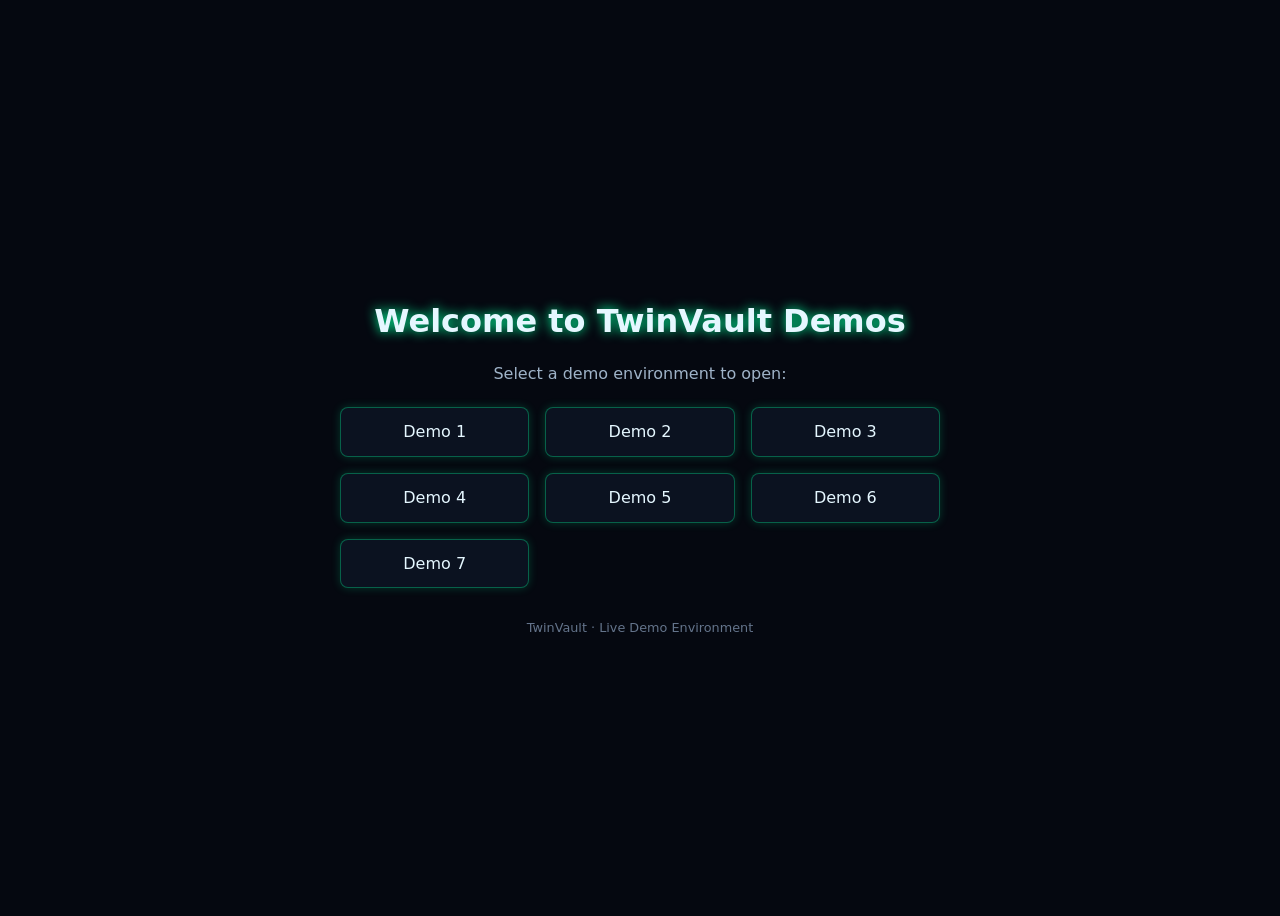
<file: Demo/index.html>
<!DOCTYPE html>
<html lang="en">
<head>
  <meta charset="UTF-8" />
  <title>TwinVault Demos</title>
  <meta name="viewport" content="width=device-width, initial-scale=1.0" />
  <style>
    body {
      background: #050810;
      color: #e5f7ff;
      font-family: system-ui, -apple-system, BlinkMacSystemFont, "Segoe UI", sans-serif;
      display: flex;
      flex-direction: column;
      align-items: center;
      justify-content: center;
      min-height: 100vh;
    }
    h1 {
      margin-bottom: 0.5rem;
      text-shadow: 0 0 12px #00ff9d;
    }
    p {
      margin-bottom: 1.5rem;
      color: #9fb3c8;
    }
    .grid {
      display: grid;
      grid-template-columns: repeat(auto-fit, minmax(140px, 1fr));
      gap: 1rem;
      max-width: 600px;
      width: 100%;
    }
    a {
      display: block;
      padding: 0.9rem 1rem;
      border-radius: 8px;
      text-align: center;
      text-decoration: none;
      color: #e5f7ff;
      background: #0b1220;
      border: 1px solid #00ff9d55;
      box-shadow: 0 0 10px #00ff9d33;
      transition: transform 0.12s ease, box-shadow 0.12s ease, border-color 0.12s ease;
    }
    a:hover {
      transform: translateY(-2px);
      box-shadow: 0 0 16px #00ff9d88;
      border-color: #00ff9d;
    }
    .footer {
      margin-top: 2rem;
      font-size: 0.8rem;
      color: #64748b;
    }
  </style>
</head>
<body>
  <h1>Welcome to TwinVault Demos</h1>
  <p>Select a demo environment to open:</p>

 <div class="grid">
    <a href="./Demo_1/index.html">Demo 1</a>
    <a href="./Demo_2/index.html">Demo 2</a>
    <a href="./Demo_3/index.html">Demo 3</a>
    <a href="./Demo_4/index.html">Demo 4</a>
    <a href="./Demo_5/index.html">Demo 5</a>
    <a href="./Demo_6/index.html">Demo 6</a>
    <a href="./Demo_7/index.html">Demo 7</a>
  </div>

  <div class="footer">
    TwinVault · Live Demo Environment
  </div>
</body>
</html>
</file>
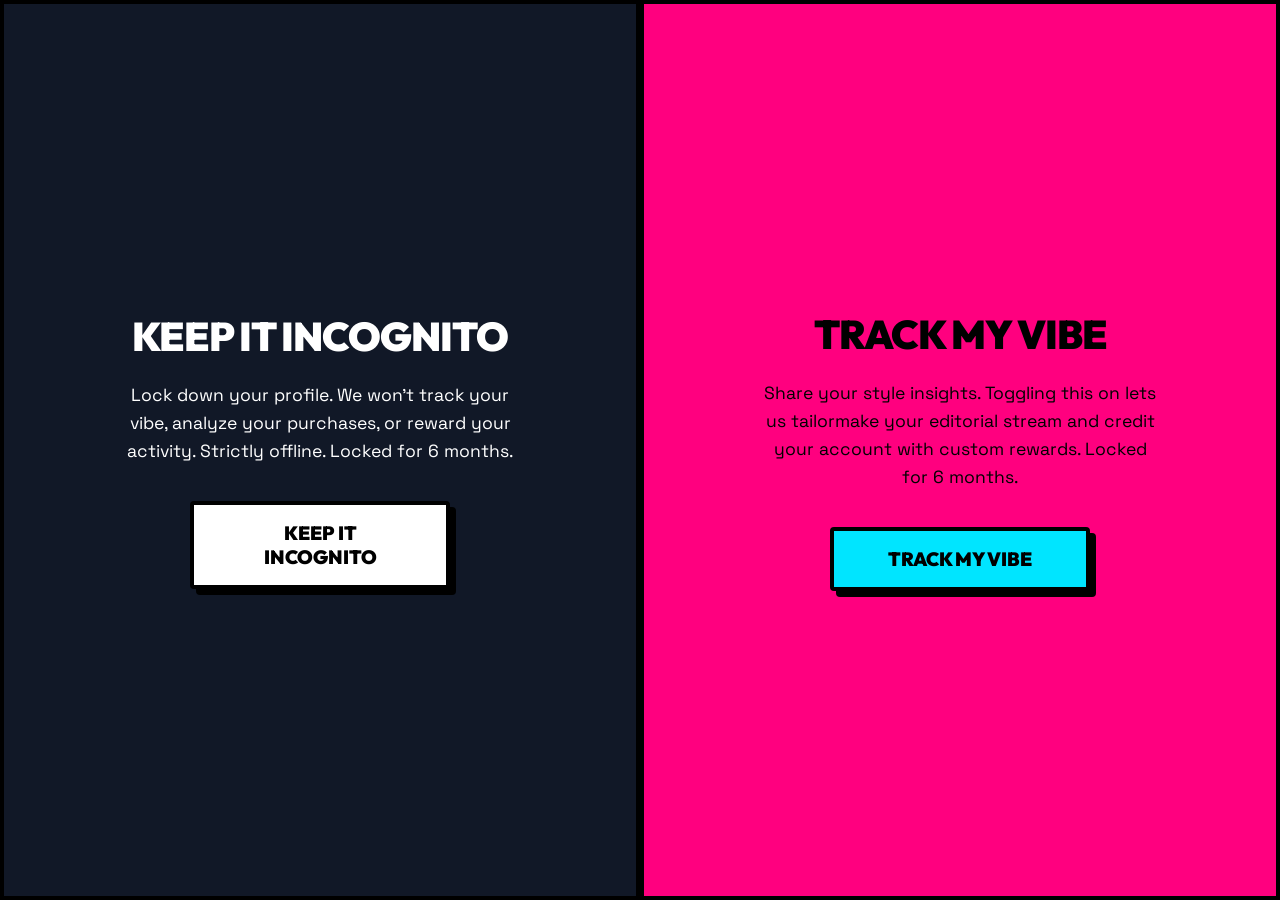
<file: Demo/Demo_1/index.html>
<!DOCTYPE html>
<html lang="en">
<head>
  <meta charset="UTF-8">
  <meta name="viewport" content="width=device-width, initial-scale=1.0">
  <title>Twinvault // Cute-alist E-Com App Store</title>
  <!-- Google Fonts Outfit & Space Grotesk for bold brutalist look -->
  <link rel="preconnect" href="https://fonts.googleapis.com">
  <link rel="preconnect" href="https://fonts.gstatic.com" crossorigin>
  <link href="https://fonts.googleapis.com/css2?family=Space+Grotesk:wght@400;700&family=Outfit:wght@800;900&display=swap" rel="stylesheet">
  <link rel="stylesheet" href="style.css">
</head>
<body>

  <!-- Symmetrical Split Cookie Banner -->
  <div id="vibe-cookie-banner" class="split-cookie-banner">
    <div class="split-panel incognito-side">
      <h2>Keep It Incognito</h2>
      <p>Lock down your profile. We won't track your vibe, analyze your purchases, or reward your activity. Strictly offline. Locked for 6 months.</p>
      <button id="cookie-incognito" class="split-cookie-btn">Keep It Incognito</button>
    </div>
    <div class="split-panel track-side">
      <h2>Track My Vibe</h2>
      <p>Share your style insights. Toggling this on lets us tailormake your editorial stream and credit your account with custom rewards. Locked for 6 months.</p>
      <button id="cookie-track" class="split-cookie-btn">Track My Vibe</button>
    </div>
  </div>

  <!-- Marquee Header / Kinetic Typography -->
  <div class="marquee-container">
    <div class="marquee-content">
      ✦ CYBER-SECURED CUTE-ALIST APP STORE ✦ NO CAPTCHAs HERE ✦ BEHAVIORAL BOT DETECTION ACTIVE ✦ JUNE 2026 EDITION ✦ SHOP PRIVATE, SHOP LOUD ✦
    </div>
  </div>

  <!-- Main Grid Layout -->
  <div class="zine-grid">
    
    <!-- Editorial Sidebar / Brand Manifesto -->
    <aside class="zine-sidebar border-box">
      <div class="sticker-container">
        <!-- Custom hand-drawn style sticker (SVG) -->
        <svg class="hand-drawn-sticker" viewBox="0 0 100 100" width="80" height="80">
          <circle cx="50" cy="50" r="45" fill="#ff007f" stroke="#000" stroke-width="4"/>
          <path d="M 30,45 A 5,5 0 0,1 40,45" fill="none" stroke="#000" stroke-width="4" stroke-linecap="round"/>
          <path d="M 60,45 A 5,5 0 0,1 70,45" fill="none" stroke="#000" stroke-width="4" stroke-linecap="round"/>
          <path d="M 30,65 Q 50,85 70,65" fill="none" stroke="#000" stroke-width="4" stroke-linecap="round"/>
        </svg>
        <svg class="hand-drawn-sticker-star" viewBox="0 0 100 100" width="70" height="70">
          <polygon points="50,5 64,36 98,36 70,57 81,91 50,70 19,91 30,57 2,36 36,36" fill="#00ffcc" stroke="#000" stroke-width="4"/>
        </svg>
      </div>
      
      <h1 class="logo">Twinvault</h1>
      <p class="manifesto">
        Welcome to the zine-style editorial hub where app-shopping meets cute brutalist grids. No annoying puzzles or CAPTCHAs. 
        We watch your cursor's smooth flow to ensure you're human. You control your data. Earn points by unlocking your vault.
      </p>

      <div class="zine-issue-tag">
        <span>ISSUE #06 // JUNE, 2026</span>
      </div>
    </aside>

    <!-- App Products Catalog -->
    <main class="zine-main">
      <div class="section-title-box">
        <h2>CURATED APPS // ISSUE 06</h2>
      </div>

      <!-- Staggered Horizontal Scrollway -->
      <div class="horizontal-scrollway">
        
        <div class="product-card border-box" data-id="1" data-name="CryptoKitty Vault" data-desc="A decentralized password keychain hidden inside a cute retro virtual pet simulator. Features automatic credential backup to IPFS." data-price="$4.99">
          <div class="product-sticker">🔐</div>
          <h3>CryptoKitty Vault</h3>
          <p class="product-cat">Category: Security / Lifestyle</p>
          <div class="price-row">
            <span class="price">$4.99</span>
            <button class="buy-btn">Inspect</button>
          </div>
        </div>

        <div class="product-card border-box" data-id="2" data-name="PixelPurr Firewall" data-desc="An interactive retro-gaming overlay that filters suspicious outbound API queries. It makes packet analysis feel like a 90s shooter." data-price="FREE">
          <div class="product-sticker">🐱</div>
          <h3>PixelPurr WAF</h3>
          <p class="product-cat">Category: Utilities</p>
          <div class="price-row">
            <span class="price">FREE</span>
            <button class="buy-btn">Inspect</button>
          </div>
        </div>

        <div class="product-card border-box" data-id="3" data-name="NeonGrid VPN" data-desc="A high-contrast onion-routing proxy that dynamically shifts your location footprint while providing aesthetic background vibes." data-price="$2.00">
          <div class="product-sticker">📟</div>
          <h3>NeonGrid VPN</h3>
          <p class="product-cat">Category: Network</p>
          <div class="price-row">
            <span class="price">$2.00</span>
            <button class="buy-btn">Inspect</button>
          </div>
        </div>

      </div>

      <!-- Cascading Modals Container -->
      <div id="modal-stack" class="modal-stack">
        <!-- Dynamic modals will stack here -->
      </div>

      <!-- Security Dashboard: Behavioral Bot Mitigation (WAF) & Gamified Data Vault -->
      <div class="cyber-dashboard border-box">
        <div class="dash-section bot-mitigation">
          <h3>⚡ Behavioral WAF Live Attestation</h3>
          <p class="dash-desc">Our WAF analyzes cursor speed, direction deviation, and click delay. No CAPTCHA required.</p>
          
          <div class="waf-visualizer">
            <div class="metric">
              <span class="m-label">Cursor Velocity</span>
              <span id="waf-velocity" class="m-value monospaced">0 px/s</span>
            </div>
            <div class="metric">
              <span class="m-label">Deviations</span>
              <span id="waf-dev" class="m-value monospaced">0</span>
            </div>
            <div class="metric text-highlight">
              <span class="m-label">Bot Probability</span>
              <span id="waf-probability" class="m-value monospaced">Calculating...</span>
            </div>
          </div>
          <div class="waf-bar-bg">
            <div id="waf-bar" class="waf-bar-fill"></div>
          </div>
        </div>

        <div class="dash-section data-vault">
          <h3>🔑 Gamified Data Vault</h3>
          <p class="dash-desc">Toggle the attributes of your style profile you want to rent to our network in exchange for rewards credit.</p>
          
          <div class="vault-grid">
            <div class="vault-item">
              <label class="vault-checkbox-container">
                <input type="checkbox" id="vault-style" class="vault-toggle">
                <span class="vault-label">Style Profile (+30 pts)</span>
              </label>
            </div>
            <div class="vault-item">
              <label class="vault-checkbox-container">
                <input type="checkbox" id="vault-purchase" class="vault-toggle">
                <span class="vault-label">Purchase History (+50 pts)</span>
              </label>
            </div>
            <div class="vault-item">
              <label class="vault-checkbox-container">
                <input type="checkbox" id="vault-search" class="vault-toggle">
                <span class="vault-label">Search Log (+20 pts)</span>
              </label>
            </div>
          </div>

          <div class="points-indicator">
            <span class="pts-label">Total Points Earned:</span>
            <span id="pts-count" class="pts-val monospaced">0 PTS</span>
          </div>
        </div>
      </div>

    </main>

  </div>

  <!-- Footer -->
  <footer class="zine-footer border-box">
    <div>Twinvault APPS // STACKED SECURITY & CUTE-ALISM // JUNE, 2026</div>
    <div class="monospaced">Session Integrity Level: 99.8% // No Bots Allowed</div>
    <div class="attribution">Created by Yezid — Twinvault</div>
  </footer>

  <script src="app.js"></script>
</body>
</html>
</file>
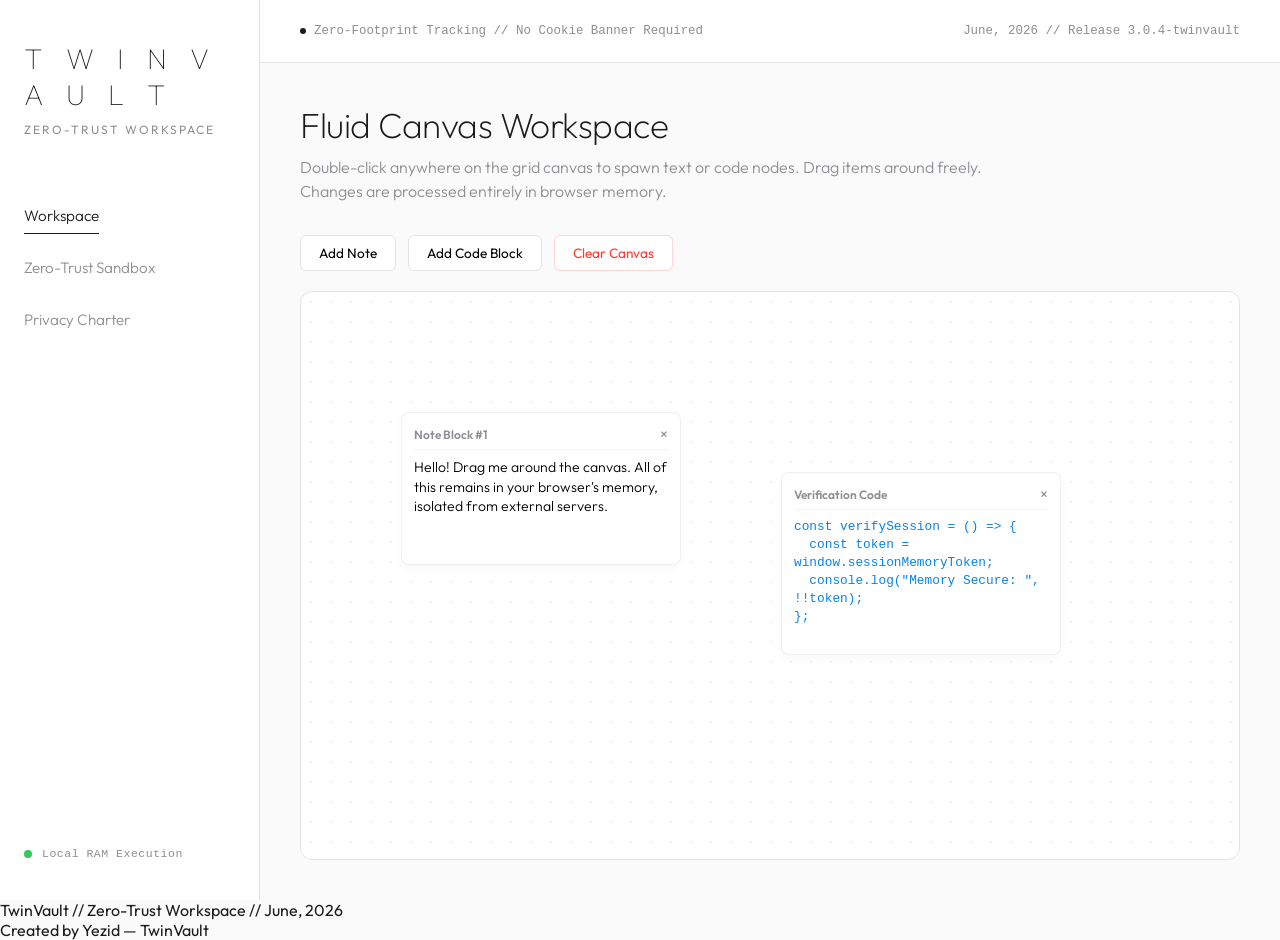
<file: Demo/Demo_2/index.html>
<!DOCTYPE html>
<html lang="en">
<head>
  <meta charset="UTF-8">
  <meta name="viewport" content="width=device-width, initial-scale=1.0">
  <title>TwinVault // High-End Collaborative Canvas</title>
  <!-- Google Fonts Outfit for ultra-thin variable typography -->
  <link rel="preconnect" href="https://fonts.googleapis.com">
  <link rel="preconnect" href="https://fonts.gstatic.com" crossorigin>
  <link href="https://fonts.googleapis.com/css2?family=Outfit:wght@100;200;300;400;600&display=swap" rel="stylesheet">
  <link rel="stylesheet" href="style.css">
</head>
<body>

  <!-- Container for the minimalist dashboard -->
  <div class="app-layout">
    
    <!-- Left Navigation Bar (Resonant TwinVault style, ultra-thin line accents) -->
    <aside class="sidebar">
      <div class="brand">
        <h1>T W I N V A U L T</h1>
        <span class="sub-brand">Zero-Trust Workspace</span>
      </div>
      
      <nav class="nav-menu">
        <button class="nav-item active" data-target="workspace-tab">Workspace</button>
        <button class="nav-item" data-target="sandbox-tab">Zero-Trust Sandbox</button>
        <button class="nav-item" data-target="privacy-tab">Privacy Charter</button>
      </nav>

      <div class="sidebar-status">
        <div class="status-indicator-dot"></div>
        <span class="status-text monospaced">Local RAM Execution</span>
      </div>
    </aside>

    <!-- Main Content Area -->
    <main class="main-content">
      
      <!-- Top header showing server-side status (No Cookie Banner required) -->
      <header class="top-bar">
        <div class="tracking-badge monospaced">
          <span class="badge-dot"></span> Zero-Footprint Tracking // No Cookie Banner Required
        </div>
        <div class="date-tag monospaced">
          June, 2026 // Release 3.0.4-twinvault
        </div>
      </header>

      <!-- TAB 1: Fluid Infinite Canvas Workspace -->
      <section id="workspace-tab" class="tab-panel active">
        <div class="tab-intro">
          <h2>Fluid Canvas Workspace</h2>
          <p class="thin-text">Double-click anywhere on the grid canvas to spawn text or code nodes. Drag items around freely. Changes are processed entirely in browser memory.</p>
        </div>

        <div class="canvas-controls">
          <button id="add-text-node" class="canvas-btn">Add Note</button>
          <button id="add-code-node" class="canvas-btn">Add Code Block</button>
          <button id="clear-canvas-btn" class="canvas-btn danger-btn">Clear Canvas</button>
        </div>

        <!-- The Infinite Canvas Area -->
        <div id="infinite-canvas" class="canvas-grid">
          <!-- Dynamically spawned nodes -->
          <div class="canvas-node text-node" style="left: 100px; top: 120px;" data-id="1">
            <div class="node-header"><span class="node-title">Note Block #1</span><span class="node-close">&times;</span></div>
            <textarea class="node-textarea" placeholder="Type thoughts here...">Hello! Drag me around the canvas. All of this remains in your browser's memory, isolated from external servers.</textarea>
          </div>
          
          <div class="canvas-node code-node" style="left: 480px; top: 180px;" data-id="2">
            <div class="node-header"><span class="node-title">Verification Code</span><span class="node-close">&times;</span></div>
            <textarea class="node-textarea code-area monospaced" placeholder="Write sandboxed scripts...">const verifySession = () => {
  const token = window.sessionMemoryToken;
  console.log("Memory Secure: ", !!token);
};</textarea>
          </div>
        </div>
      </section>

      <!-- TAB 2: Zero-Trust Client Sandbox Monitor -->
      <section id="sandbox-tab" class="tab-panel">
        <div class="tab-intro">
          <h2>Zero-Trust Client Isolation</h2>
          <p class="thin-text">Our engine enforces standard sandbox boundaries, keeping authentication keys in memory registers instead of persistent disk files.</p>
        </div>

        <div class="sandbox-grid">
          
          <div class="sandbox-card">
            <h3>Memory Register Security</h3>
            <p>Session token isolation prevents cross-site script leakage. Values vanish if the tab is closed.</p>
            <div class="security-readout">
              <div class="readout-row">
                <span>Memory Token State:</span>
                <span id="token-status" class="status-active monospaced">IN_RAM_ONLY</span>
              </div>
              <div class="readout-row">
                <span>LocalStorage Write Block:</span>
                <span class="status-active monospaced">ACTIVE (0 bytes written)</span>
              </div>
              <div class="readout-row">
                <span>SessionStorage Isolation:</span>
                <span class="status-active monospaced">ENABLED</span>
              </div>
            </div>
          </div>

          <div class="sandbox-card">
            <h3>Library Hash Attestation</h3>
            <p>Verifies SHA-256 hashes of local client assets to guarantee core code has not been tampered with or modified.</p>
            <div class="hash-list">
              <div class="hash-row monospaced">
                <span class="hash-name">index.html</span>
                <span class="hash-val">SHA256: d8d7e9...b1a2</span>
              </div>
              <div class="hash-row monospaced">
                <span class="hash-name">style.css</span>
                <span class="hash-val">SHA256: 3c4d5e...f9a8</span>
              </div>
              <div class="hash-row monospaced">
                <span class="hash-name">app.js</span>
                <span class="hash-val">SHA256: a1b2c3...d4e5</span>
              </div>
            </div>
          </div>

          <div class="sandbox-card full-width">
            <h3>Session Encryption & Shredding</h3>
            <p>Ready to depart? Shredding wipes all memory registries, shreds canvas elements, and deletes volatile variables instantly.</p>
            <div class="shredder-zone">
              <button id="shred-btn" class="shred-btn-large">Shred Session Memory</button>
              <div id="shred-animation-container" class="shred-animation-container hidden">
                <div class="shredder-mouth"></div>
                <div class="paper-feed">
                  <div class="shred-lines"></div>
                </div>
              </div>
              <span id="shred-status" class="monospaced">Standby - Session Active</span>
            </div>
          </div>

        </div>
      </section>

      <!-- TAB 3: Privacy Charter & Manifest -->
      <section id="privacy-tab" class="tab-panel">
        <div class="tab-intro">
          <h2>Zero-Retention Processing Model</h2>
          <p class="thin-text">We process, we never store. Your productivity data is ephemeral.</p>
        </div>

        <div class="manifesto-card">
          <h3>The TwinVault Transparency Mandate</h3>
          <p class="manifesto-para">
            Traditional tools harvest content, metadata, and writing behaviors. TwinVault rejects this paradigm. 
            By designing an architecture that executes entirely client-side, we bypass the need for centralized processing servers. 
            Your thoughts, documents, and assets are strictly yours.
          </p>

          <div class="opt-in-controls">
            <h3>Telemetry & Diagnostics</h3>
            <p class="sub-text">By default, all crash reporting and telemetry is strictly turned Off. Toggle to opt-in.</p>
            
            <div class="opt-row">
              <label class="checkbox-container">
                <input type="checkbox" id="opt-telemetry">
                <span class="checkbox-label">Transmit anonymous performance metrics (Opt-in)</span>
              </label>
            </div>
            <div class="opt-row">
              <label class="checkbox-container">
                <input type="checkbox" id="opt-crash">
                <span class="checkbox-label">Transmit cryptographic crash dumps (Opt-in)</span>
              </label>
            </div>
          </div>
        </div>
      </section>

    </main>

  </div>

  <!-- Footer -->
  <footer class="twinvault-footer">
    <div>TwinVault // Zero-Trust Workspace // June, 2026</div>
    <div class="attribution">Created by Yezid — TwinVault</div>
  </footer>

  <script src="app.js"></script>
</body>
</html>
</file>
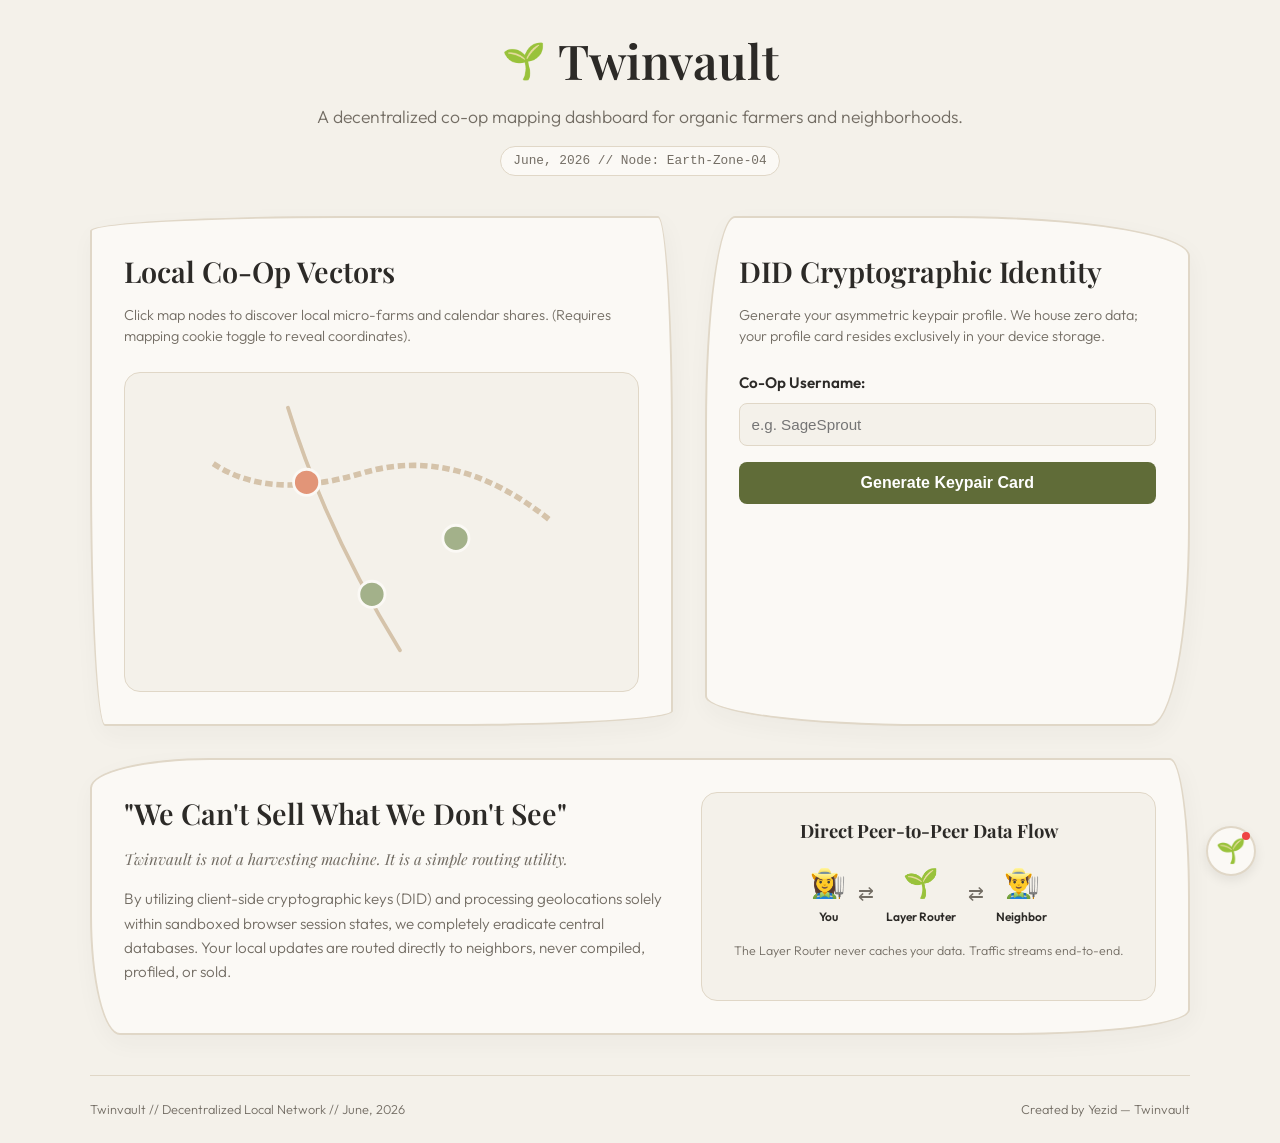
<file: Demo/Demo_3/index.html>
<!DOCTYPE html>
<html lang="en">
<head>
  <meta charset="UTF-8">
  <meta name="viewport" content="width=device-width, initial-scale=1.0">
  <title>Twinvault // Hyper-Local P2P Co-Op</title>
  <!-- Google Fonts Outfit & Playfair Display for organic/human feel -->
  <link rel="preconnect" href="https://fonts.googleapis.com">
  <link rel="preconnect" href="https://fonts.gstatic.com" crossorigin>
  <link href="https://fonts.googleapis.com/css2?family=Outfit:wght@300;400;600&family=Playfair+Display:ital,wght@0,600;1,400&display=swap" rel="stylesheet">
  <link rel="stylesheet" href="style.css">
</head>
<body>

  <!-- Ambient Floating Cookie Indicator -->
  <div id="ambient-cookie-indicator" class="ambient-indicator-container">
    <button id="ambient-trigger" class="ambient-trigger-btn" aria-label="Privacy Settings">
      🌱 <span class="badge-dot-off"></span>
    </button>
    <div id="ambient-expanded" class="ambient-expanded-card hidden">
      <h3>Ambient Privacy</h3>
      <p>All mapping tracking is <strong>Off</strong> by default. Toggle below to enable temporary localized geo-routing.</p>
      <label class="switch-row">
        <span>Enable Localized Mapping Cookies</span>
        <input type="checkbox" id="cookie-geo-toggle">
      </label>
      <p class="status-note text-highlight">Status: Cookie-Free Browsing</p>
    </div>
  </div>

  <div class="organic-wrapper">
    
    <!-- Header -->
    <header class="organic-header">
      <div class="brand-group">
        <span class="logo-leaf">🌱</span>
        <h1 class="brand-title">Twinvault</h1>
      </div>
      <p class="brand-tagline">A decentralized co-op mapping dashboard for organic farmers and neighborhoods.</p>
      <div class="audit-date monospaced">June, 2026 // Node: Earth-Zone-04</div>
    </header>

    <!-- Main Content Layout (Shallow Peer-to-Peer dashboard) -->
    <main class="grid-dashboard">
      
      <!-- Centralized Map Vector Card -->
      <section class="organic-card map-card">
        <h2>Local Co-Op Vectors</h2>
        <p class="card-desc">Click map nodes to discover local micro-farms and calendar shares. (Requires mapping cookie toggle to reveal coordinates).</p>
        
        <div class="map-vector-container">
          <!-- SVG Stylized Organic Map -->
          <svg id="vector-map" viewBox="0 0 400 300" class="vector-map-graphic">
            <!-- Simulated Map Paths -->
            <path d="M 20,80 Q 80,120 180,90 T 380,140" fill="none" stroke="#d5c3aa" stroke-width="6" stroke-dasharray="8 4"/>
            <path d="M 100,20 Q 140,150 220,280" fill="none" stroke="#d5c3aa" stroke-width="4" stroke-linecap="round"/>
            
            <!-- Organic Map Vector Nodes -->
            <g class="map-node" data-name="Meadowbrook Honey Co-Op" data-loc="Vector 43.1, -79.4">
              <circle cx="120" cy="100" r="14" fill="#e29578" class="map-dot"/>
              <text x="120" y="80" class="map-label">Meadowbrook</text>
            </g>
            
            <g class="map-node" data-name="Oak Creek Organic Orchard" data-loc="Vector 43.5, -79.1">
              <circle cx="280" cy="160" r="14" fill="#a3b18a" class="map-dot"/>
              <text x="280" y="140" class="map-label">Oak Creek</text>
            </g>

            <g class="map-node" data-name="Sage Crest Herb Hub" data-loc="Vector 42.9, -79.8">
              <circle cx="190" cy="220" r="14" fill="#a3b18a" class="map-dot"/>
              <text x="190" y="200" class="map-label">Sage Crest</text>
            </g>
          </svg>
          
          <div id="map-info-box" class="map-info-box hidden">
            <h4>Oak Creek Organic Orchard</h4>
            <p id="map-node-coords" class="monospaced">Coords Locked (Cookies Off)</p>
          </div>
        </div>
      </section>

      <!-- Decentralized Cryptographic DID Card -->
      <section class="organic-card did-card">
        <h2>DID Cryptographic Identity</h2>
        <p class="card-desc">Generate your asymmetric keypair profile. We house zero data; your profile card resides exclusively in your device storage.</p>
        
        <div class="did-form-group">
          <label for="did-username">Co-Op Username:</label>
          <input type="text" id="did-username" placeholder="e.g. SageSprout" class="organic-input">
          
          <button id="generate-did-btn" class="organic-btn">Generate Keypair Card</button>
        </div>

        <div id="did-output-panel" class="did-profile-badge hidden">
          <div class="badge-head">
            <span class="did-badge-leaf">🌾</span>
            <h4>Active DID Card</h4>
          </div>
          <div class="did-details monospaced">
            <div><span class="lbl">ID:</span> <span id="did-id-string">did:human:e9a8f...d3c2</span></div>
            <div><span class="lbl">Public Key:</span> <span class="key-truncate">ed25519:9f7d...3a2b</span></div>
            <div><span class="lbl">Storage:</span> Device (IndexedDB)</div>
          </div>
          <button id="export-did-btn" class="export-btn">Download Key Card (.json)</button>
        </div>
      </section>

      <!-- "We Can't Sell What We Don't See" Manifesto -->
      <section class="organic-card manifesto-card full-width">
        <div class="manifesto-grid">
          <div class="manifesto-text">
            <h2>"We Can't Sell What We Don't See"</h2>
            <p class="italic-lead">Twinvault is not a harvesting machine. It is a simple routing utility.</p>
            <p>
              By utilizing client-side cryptographic keys (DID) and processing geolocations solely within sandboxed browser session states, 
              we completely eradicate central databases. Your local updates are routed directly to neighbors, never compiled, profiled, or sold.
            </p>
          </div>
          
          <div class="p2p-diagram">
            <h3>Direct Peer-to-Peer Data Flow</h3>
            <div class="diag-nodes">
              <div class="diag-node-item">
                <span class="node-emoji">👩‍🌾</span>
                <span class="node-name">You</span>
              </div>
              <div class="diag-arrow">⇄</div>
              <div class="diag-node-item hub-node">
                <span class="node-emoji">🌱</span>
                <span class="node-name">Layer Router</span>
              </div>
              <div class="diag-arrow">⇄</div>
              <div class="diag-node-item">
                <span class="node-emoji">👨‍🌾</span>
                <span class="node-name">Neighbor</span>
              </div>
            </div>
            <p class="diag-caption">The Layer Router never caches your data. Traffic streams end-to-end.</p>
          </div>
        </div>
      </section>

    </main>

    <!-- Footer -->
    <footer class="organic-footer">
      <div>Twinvault // Decentralized Local Network // June, 2026</div>
      <div class="attribution">Created by Yezid — Twinvault</div>
    </footer>

  </div>

  <script src="app.js"></script>
</body>
</html>
</file>
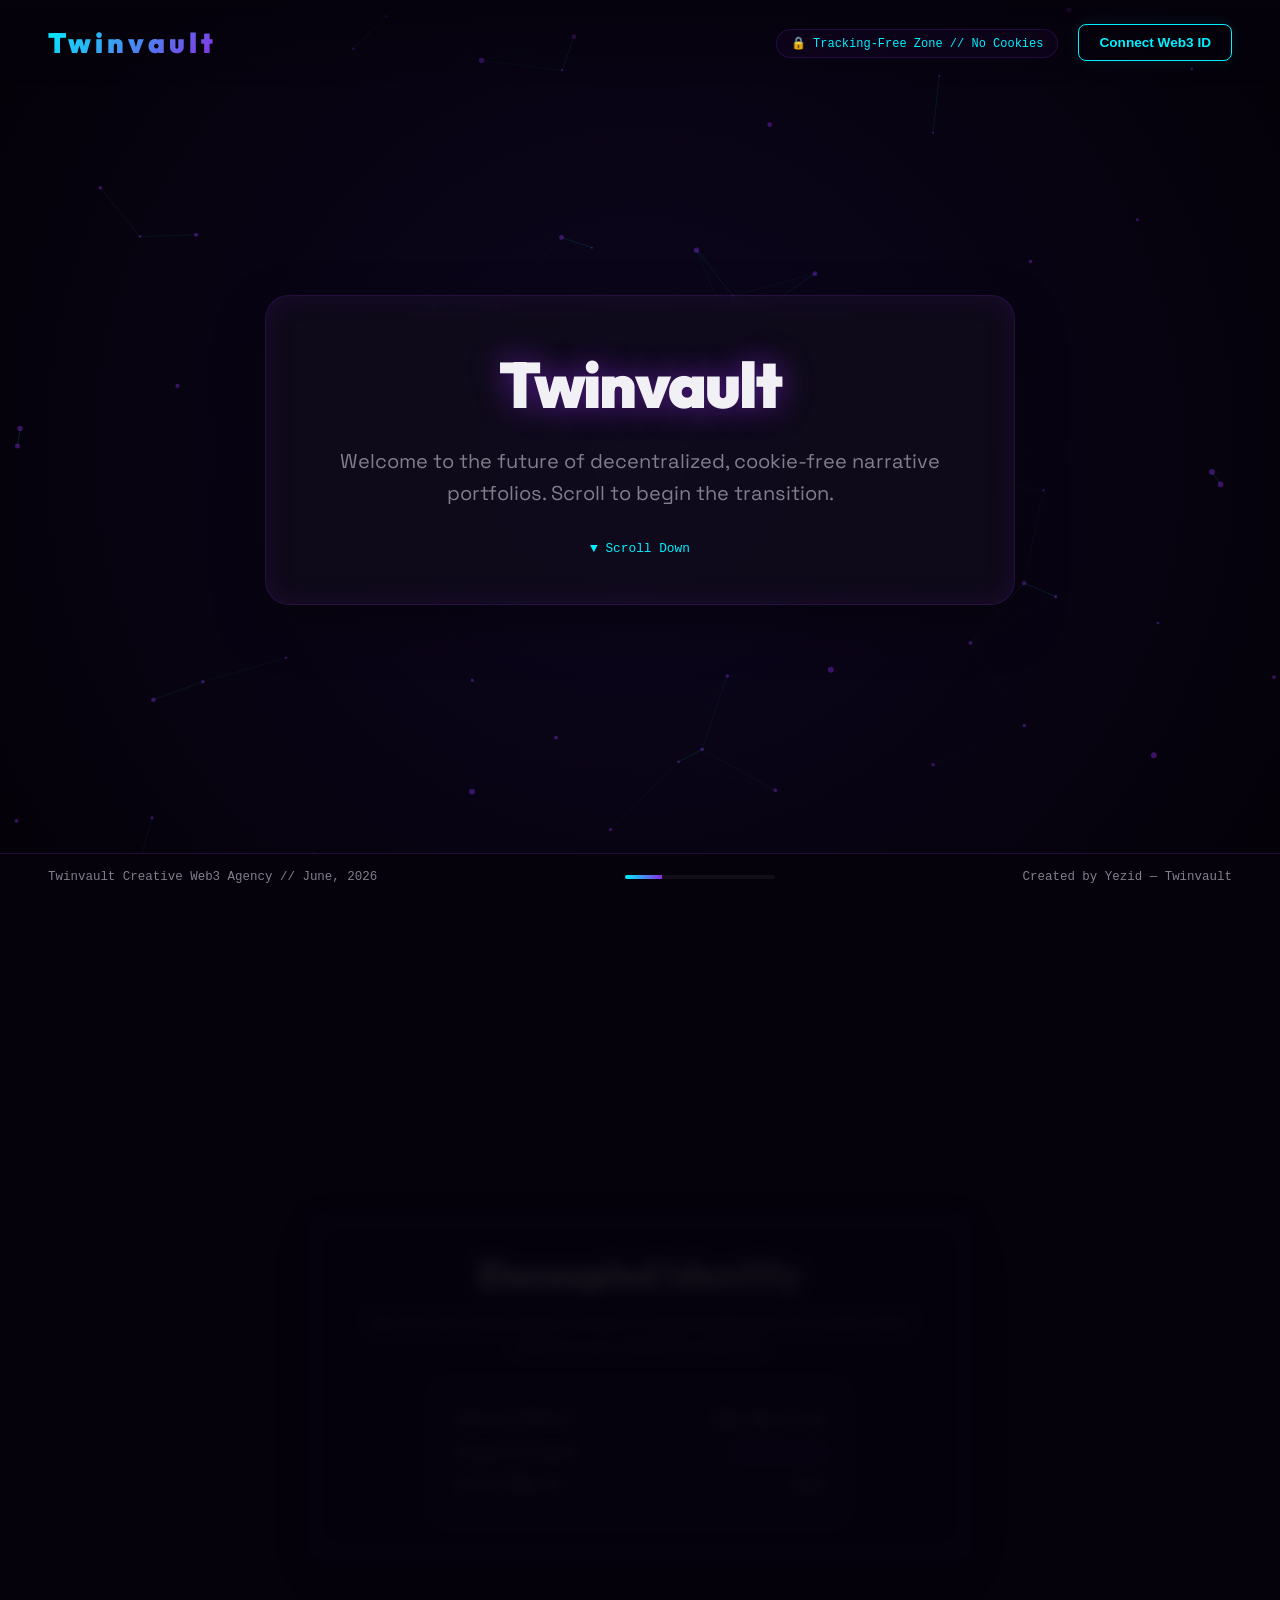
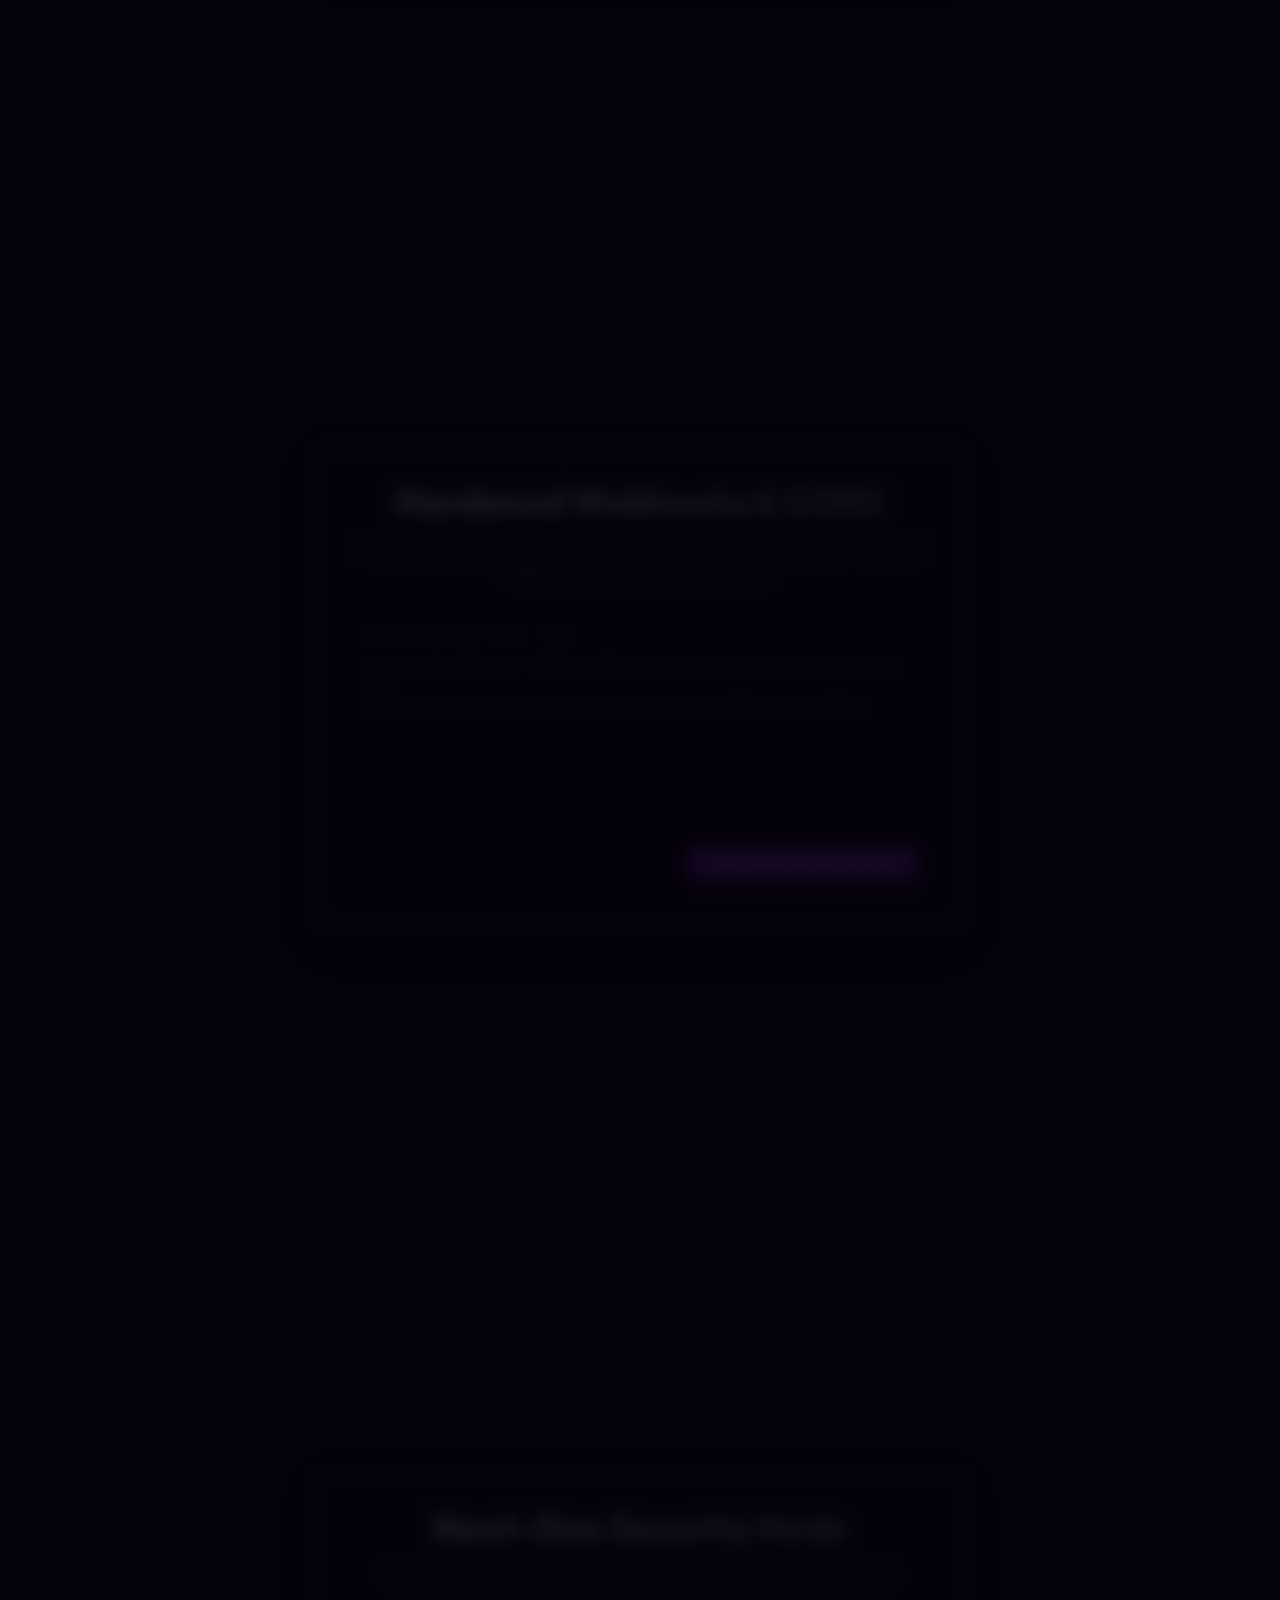
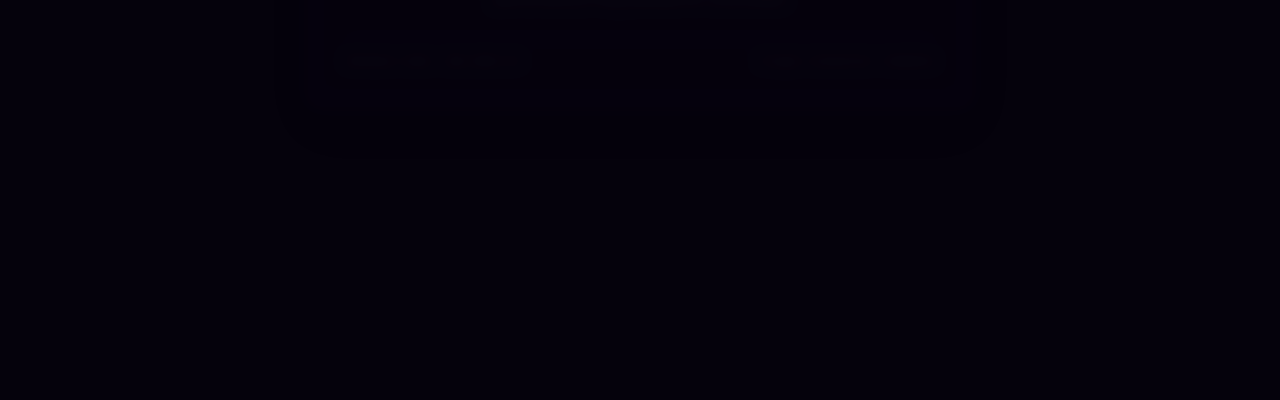
<file: Demo/Demo_4/index.html>
<!DOCTYPE html>
<html lang="en">
<head>
  <meta charset="UTF-8">
  <meta name="viewport" content="width=device-width, initial-scale=1.0">
  <title>Twinvault // Immersive Creative Agency</title>
  <!-- Google Fonts Outfit & Space Grotesk -->
  <link rel="preconnect" href="https://fonts.googleapis.com">
  <link rel="preconnect" href="https://fonts.gstatic.com" crossorigin>
  <link href="https://fonts.googleapis.com/css2?family=Space+Grotesk:wght@300;400;600&family=Outfit:wght@800;900&display=swap" rel="stylesheet">
  <link rel="stylesheet" href="style.css">
</head>
<body>

  <!-- Particle WebGL/Canvas Background -->
  <canvas id="interactive-particles" class="particles-canvas"></canvas>

  <!-- Navigation header -->
  <header class="nexus-header">
    <div class="header-left">
      <span class="logo">Twinvault</span>
    </div>
    <div class="header-right">
      <!-- Permanent Badge: Zero Cookies, Zero Banners -->
      <div class="zero-cookie-badge monospaced">
        🔒 Tracking-Free Zone // No Cookies
      </div>
      <button id="wallet-connect-btn" class="wallet-btn">Connect Web3 ID</button>
    </div>
  </header>

  <!-- Linear Narrative Slides -->
  <div class="narrative-container">
    
    <!-- Slide 1: Welcome -->
    <section class="narrative-slide active-slide" id="slide-welcome">
      <div class="slide-content">
        <h1 class="glow-title">Twinvault</h1>
        <p class="slide-subtitle">Welcome to the future of decentralized, cookie-free narrative portfolios. Scroll to begin the transition.</p>
        <div class="scroll-prompt monospaced">▼ Scroll Down</div>
      </div>
    </section>

    <!-- Slide 2: Web3 Identity Charter -->
    <section class="narrative-slide" id="slide-identity">
      <div class="slide-content">
        <h2>Decoupled Identity</h2>
        <p class="slide-desc">We store zero emails, phone numbers, or physical addresses. Your public wallet address is your signature credential.</p>
        
        <div class="wallet-status-card monospaced">
          <div class="status-row">
            <span>Identity Method:</span>
            <span>Web3 Wallet Key</span>
          </div>
          <div class="status-row">
            <span>Connection State:</span>
            <span id="wallet-status-text" class="text-alert">Disconnected</span>
          </div>
          <div class="status-row">
            <span>Active Address:</span>
            <span id="wallet-address-val" class="text-muted">None</span>
          </div>
        </div>
      </div>
    </section>

    <!-- Slide 3: Hardened Webhooks -->
    <section class="narrative-slide" id="slide-security">
      <div class="slide-content">
        <h2>Hardened Webhooks & CORS</h2>
        <p class="slide-desc">To shield against transaction spoofing, outgoing actions are signed with SHA-256 HMAC tokens, strictly isolating origins.</p>
        
        <div class="webhook-visualizer">
          <div class="panel-head monospaced">HMAC-SHA256 Webhook Request Stream</div>
          <div class="webhook-console monospaced" id="webhook-console">
            <!-- Simulated logs -->
          </div>
          <div class="webhook-input-group">
            <button id="test-webhook-btn" class="action-btn">Trigger Signed Webhook Payload</button>
          </div>
        </div>
      </div>
    </section>

    <!-- Slide 4: Epilogue -->
    <section class="narrative-slide" id="slide-epilogue">
      <div class="slide-content">
        <h2>Next-Gen Security Node</h2>
        <p class="slide-desc">Twinvault represents the intersection of Web3 identity and tracking-free performance. Fully audited for June 2026.</p>
        
        <div class="compliance-row monospaced">
          <span>Release Code: JUN_2026_V9</span>
          <span>Origin Isolation: Enabled</span>
        </div>
      </div>
    </section>

  </div>

  <!-- Footer -->
  <footer class="nexus-footer monospaced">
    <div>Twinvault Creative Web3 Agency // June, 2026</div>
    <div class="progress-bar-indicator"><div id="slide-progress" class="bar"></div></div>
    <div class="attribution">Created by Yezid — Twinvault</div>
  </footer>

  <script src="app.js"></script>
</body>
</html>
</file>
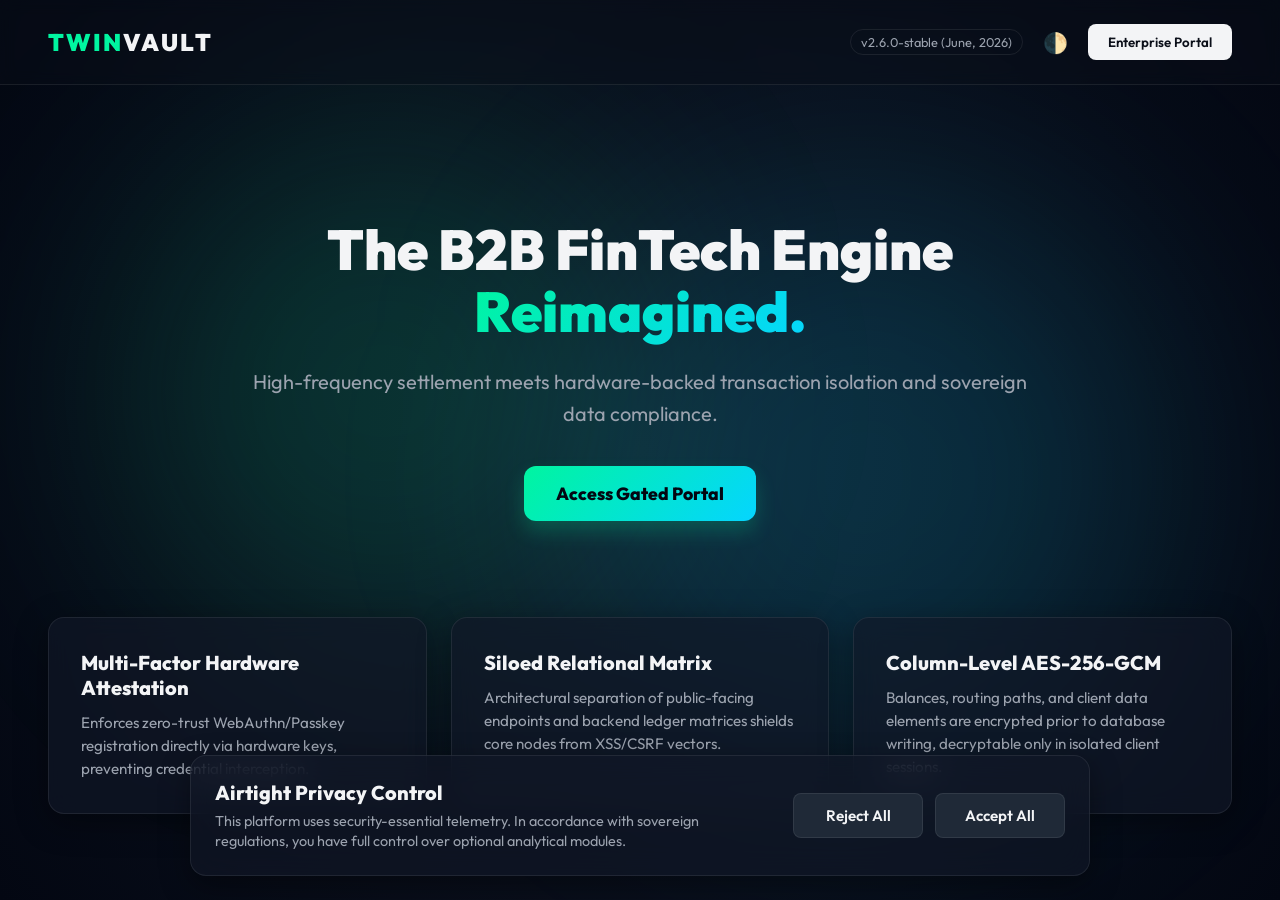
<file: Demo/Demo_5/index.html>
<!DOCTYPE html>
<html lang="en">
<head>
  <meta charset="UTF-8">
  <meta name="viewport" content="width=device-width, initial-scale=1.0">
  <title>Twinvault | Demo FinTech Engine</title>
  <!-- Google Fonts Outfit for modern heavy variable typography -->
  <link rel="preconnect" href="https://fonts.googleapis.com">
  <link rel="preconnect" href="https://fonts.gstatic.com" crossorigin>
  <link href="https://fonts.googleapis.com/css2?family=Outfit:wght@100;300;400;600;800;900&display=swap" rel="stylesheet">
  <link rel="stylesheet" href="style.css">
</head>
<body class="dark-mode">

  <!-- Main Background Effects -->
  <div class="glow-bg">
    <div class="glow-orb orb-1"></div>
    <div class="glow-orb orb-2"></div>
  </div>

  <!-- Consent Management Platform (CMP) Banner -->
  <div id="cmp-banner" class="cmp-banner">
    <div class="cmp-content">
      <div class="cmp-text">
        <h3>Airtight Privacy Control</h3>
        <p>This platform uses security-essential telemetry. In accordance with sovereign regulations, you have full control over optional analytical modules.</p>
      </div>
      <div class="cmp-actions">
        <button id="cmp-reject" class="cmp-btn">Reject All</button>
        <button id="cmp-accept" class="cmp-btn">Accept All</button>
      </div>
    </div>
  </div>

  <!-- WebAuthn Hardware Attestation Modal -->
  <div id="auth-modal" class="modal-overlay hidden">
    <div class="modal-card">
      <div class="modal-header">
        <div class="security-shield">🛡️</div>
        <h2>WebAuthn Authentication</h2>
        <p class="subtitle">Hardware Token Attestation Required</p>
      </div>
      <div class="modal-body">
        <div class="attestation-graphic">
          <div class="key-ring"></div>
          <div class="key-sensor"></div>
        </div>
        <p id="attestation-status">Waiting for security token or Passkey touch...</p>
        <div class="progress-bar-container">
          <div id="attestation-progress" class="progress-bar"></div>
        </div>
      </div>
      <div class="modal-footer">
        <button id="cancel-auth" class="modal-btn-secondary">Cancel</button>
      </div>
    </div>
  </div>

  <!-- Navigation -->
  <nav class="nav-container">
    <div class="nav-logo">
      <span class="logo-accent">TWIN</span>VAULT
    </div>
    <div class="nav-links">
      <span class="version-tag">v2.6.0-stable (June, 2026)</span>
      <button id="theme-toggle" class="nav-icon-btn" aria-label="Toggle Theme">🌓</button>
      <button id="nav-portal-btn" class="nav-btn-primary">Enterprise Portal</button>
    </div>
  </nav>

  <!-- Public Marketing View -->
  <main id="public-view" class="view-section">
    <header class="hero-section">
      <h1 class="hero-title">The B2B FinTech Engine <br><span class="gradient-text">Reimagined.</span></h1>
      <p class="hero-subtitle">High-frequency settlement meets hardware-backed transaction isolation and sovereign data compliance.</p>
      <div class="hero-actions">
        <button id="hero-enter-btn" class="btn-large">Access Gated Portal</button>
      </div>
    </header>

    <!-- Public Features Grid -->
    <section class="features-grid">
      <div class="feature-card">
        <h3>Multi-Factor Hardware Attestation</h3>
        <p>Enforces zero-trust WebAuthn/Passkey registration directly via hardware keys, preventing credential interception.</p>
      </div>
      <div class="feature-card">
        <h3>Siloed Relational Matrix</h3>
        <p>Architectural separation of public-facing endpoints and backend ledger matrices shields core nodes from XSS/CSRF vectors.</p>
      </div>
      <div class="feature-card">
        <h3>Column-Level AES-256-GCM</h3>
        <p>Balances, routing paths, and client data elements are encrypted prior to database writing, decryptable only in isolated client sessions.</p>
      </div>
    </section>
  </main>

  <!-- Gated Portal View (Initially Hidden) -->
  <section id="portal-view" class="view-section hidden">
    <div class="dashboard-header">
      <div>
        <h1>Enterprise Ledger Dashboard</h1>
        <p class="subtitle">Silo ID: <span class="monospaced text-highlight">SILO-US-EAST-09A (Active Zone)</span></p>
      </div>
      <div class="dashboard-actions">
        <button id="logout-btn" class="btn-secondary">Disconnect Portal</button>
      </div>
    </div>

    <!-- Dashboard Main Grid -->
    <div class="dashboard-grid">
      
      <!-- Column-Level Encryption Visualizer -->
      <section class="db-card visualizer-card">
        <div class="card-header">
          <h2>Ledger Transactions</h2>
          <div class="toggle-container">
            <span class="toggle-label">AES-256-GCM Encrypted Mode</span>
            <label class="switch">
              <input type="checkbox" id="encryption-toggle" checked>
              <span class="slider round"></span>
            </label>
          </div>
        </div>
        <div class="table-container">
          <table>
            <thead>
              <tr>
                <th>Timestamp</th>
                <th>Sender Account</th>
                <th>Recipient Routing</th>
                <th>Amount (USD)</th>
                <th>Status</th>
              </tr>
            </thead>
            <tbody id="ledger-body">
              <!-- Dynamically populated -->
            </tbody>
          </table>
        </div>
        <div class="encryption-key-badge">
          <span class="badge-label">Active Key:</span>
          <span class="badge-value monospaced">GCM_KDF_2026_JUN_V2</span>
        </div>
      </section>

      <!-- SIEM Telemetry Logs -->
      <section class="db-card siem-card">
        <div class="card-header">
          <h2>AI SIEM Telemetry & Threat Logs</h2>
          <span class="badge-pulse">Live Tracking</span>
        </div>
        <div class="siem-console">
          <div id="siem-logs" class="logs-container monospaced">
            <!-- Dynamically populated -->
          </div>
        </div>
      </section>

      <!-- Sovereign Compliance & Data Policy Dashboard -->
      <section class="db-card compliance-card">
        <div class="card-header">
          <h2>Sovereign Data & Compliance Residency</h2>
        </div>
        <div class="compliance-body">
          <div class="residency-selector-group">
            <label for="residency-select">Sovereign Data Storage Zone:</label>
            <select id="residency-select" class="styled-select">
              <option value="us">US East (Northern Virginia) - FedRAMP Compliant</option>
              <option value="eu">EU West (Dublin, Ireland) - GDPR / Sovereign Locked</option>
              <option value="sg">AP South (Singapore) - PDPA Compliant</option>
            </select>
            <p class="hint-text">Data is instantly migrated and bound to local physical disk partitions in selected region.</p>
          </div>

          <div class="compliance-badges">
            <span class="c-badge">GDPR Compliant</span>
            <span class="c-badge">CCPA Audited</span>
            <span class="c-badge">PCI-DSS Level 1</span>
          </div>

          <div class="dsar-actions">
            <h3>Subject Rights Dashboard (DSAR)</h3>
            <div class="btn-group">
              <button id="dsar-download" class="btn-action">Download My Data (DSAR)</button>
              <button id="dsar-forget" class="btn-action danger">Execute "Right to Be Forgotten"</button>
            </div>
          </div>
        </div>
      </section>

    </div>
  </main>

  <!-- Footer -->
  <footer class="footer-container">
    <div>Twinvault Systems. Copyright © June, 2026. All rights reserved.</div>
    <div>Sovereign Compliant System Platform v2.6 // Secure Matrix Node</div>
  </footer>

  <script src="app.js"></script>
</body>
</html>
</file>
<file: Demo/Demo_1/style.css>
/* Created by Yezid — Twinvault */
/* Brutalist & Cute-alist Design System */
:root {
  --font-family: 'Space Grotesk', sans-serif;
  --font-logo: 'Outfit', sans-serif;
  
  --bg-color: #fce7f3; /* Soft pink zine background */
  --text-color: #000000;
  
  /* Neon Palette */
  --neon-pink: #ff007f;
  --neon-blue: #00e5ff;
  --neon-green: #00ff66;
  --neon-yellow: #eab308;
  
  --border-weight: 4px;
}

* {
  box-sizing: border-box;
  margin: 0;
  padding: 0;
  font-family: var(--font-family);
}

body {
  background-color: var(--bg-color);
  color: var(--text-color);
  padding: 20px;
  overflow-x: hidden;
  min-height: 100vh;
}

/* Brutalist Border Box Helper */
.border-box {
  border: var(--border-weight) solid #000000;
  box-shadow: 6px 6px 0px #000000;
  background-color: #ffffff;
  padding: 24px;
  border-radius: 4px;
}

/* Symmetrical Split Cookie Banner */
.split-cookie-banner {
  position: fixed;
  top: 0;
  left: 0;
  width: 100vw;
  height: 100vh;
  z-index: 9999;
  display: flex;
  background-color: rgba(0, 0, 0, 0.85);
  animation: fadeIn 0.4s ease-out;
}

@keyframes fadeIn {
  from { opacity: 0; }
  to { opacity: 1; }
}

.split-panel {
  width: 50%;
  height: 100%;
  display: flex;
  flex-direction: column;
  justify-content: center;
  align-items: center;
  padding: 48px;
  text-align: center;
  border: var(--border-weight) solid #000;
  transition: background-color 0.3s;
}

/* Strict regulatory symmetry: both sides must look identical in layout weight, but style can indicate choice */
.incognito-side {
  background-color: #111827;
  color: #ffffff;
}
.track-side {
  background-color: #ff007f;
  color: #000000;
}

.split-panel h2 {
  font-family: var(--font-logo);
  font-size: 2.5rem;
  font-weight: 900;
  text-transform: uppercase;
  margin-bottom: 20px;
  letter-spacing: -1px;
}

.split-panel p {
  font-size: 1.1rem;
  line-height: 1.6;
  max-width: 400px;
  margin-bottom: 36px;
}

/* Button symmetry - identical size, border, layout, only background adapts to section */
.split-cookie-btn {
  font-family: var(--font-logo);
  font-weight: 900;
  font-size: 1.2rem;
  text-transform: uppercase;
  padding: 16px 32px;
  cursor: pointer;
  border: var(--border-weight) solid #000000;
  box-shadow: 6px 6px 0px #000000;
  border-radius: 4px;
  width: 260px;
  transition: transform 0.1s, box-shadow 0.1s;
}

.incognito-side .split-cookie-btn {
  background-color: #ffffff;
  color: #000000;
}
.track-side .split-cookie-btn {
  background-color: #00e5ff;
  color: #000000;
}

.split-cookie-btn:hover {
  transform: translate(-3px, -3px);
  box-shadow: 9px 9px 0px #000000;
}
.split-cookie-btn:active {
  transform: translate(3px, 3px);
  box-shadow: 3px 3px 0px #000000;
}

/* Marquee Header */
.marquee-container {
  background-color: #000000;
  color: #ffffff;
  border: var(--border-weight) solid #000000;
  padding: 12px 0;
  margin-bottom: 24px;
  overflow: hidden;
  white-space: nowrap;
}
.marquee-content {
  display: inline-block;
  font-weight: 700;
  text-transform: uppercase;
  font-size: 1rem;
  letter-spacing: 2px;
  animation: marquee 20s linear infinite;
}

@keyframes marquee {
  0% { transform: translate3d(0, 0, 0); }
  100% { transform: translate3d(-50%, 0, 0); }
}

/* Main Grid */
.zine-grid {
  display: grid;
  grid-template-columns: 320px 1fr;
  gap: 24px;
  max-width: 1400px;
  margin: 0 auto;
}

/* Sidebar styling */
.zine-sidebar {
  display: flex;
  flex-direction: column;
  background-color: #ffffff;
  background-image: radial-gradient(#ccc 1px, transparent 1px);
  background-size: 16px 16px;
}
.logo {
  font-family: var(--font-logo);
  font-weight: 900;
  font-size: 3rem;
  line-height: 0.9;
  letter-spacing: -2px;
  margin-bottom: 24px;
  text-shadow: 3px 3px 0px var(--neon-pink);
}
.manifesto {
  font-size: 0.95rem;
  line-height: 1.5;
  margin-bottom: 32px;
  border-bottom: 2px solid #000;
  padding-bottom: 16px;
}
.zine-issue-tag {
  margin-top: auto;
  font-weight: 700;
  font-size: 0.85rem;
  border: var(--border-weight) solid #000;
  padding: 8px;
  text-align: center;
  background-color: var(--neon-green);
}

/* Custom Hand-Drawn Stickers */
.sticker-container {
  display: flex;
  gap: 12px;
  margin-bottom: 20px;
}
.hand-drawn-sticker {
  transform: rotate(-10deg);
  animation: wiggleSticker 3s infinite alternate ease-in-out;
}
.hand-drawn-sticker-star {
  transform: rotate(15deg);
  animation: wiggleSticker 3s infinite alternate-reverse ease-in-out;
}

@keyframes wiggleSticker {
  0% { transform: rotate(-5deg) scale(1); }
  100% { transform: rotate(5deg) scale(1.05); }
}

/* Main Content styling */
.zine-main {
  display: flex;
  flex-direction: column;
  gap: 24px;
}
.section-title-box {
  background-color: #000;
  color: #fff;
  padding: 12px 24px;
  font-family: var(--font-logo);
  font-size: 1.25rem;
  font-weight: 900;
  letter-spacing: 1px;
}

/* Horizontal Scrollway */
.horizontal-scrollway {
  display: flex;
  gap: 24px;
  overflow-x: auto;
  padding: 12px 6px 24px;
  scrollbar-width: thin;
}
.product-card {
  flex: 0 0 280px;
  display: flex;
  flex-direction: column;
  background-color: #ffffff;
  position: relative;
  transition: transform 0.2s, box-shadow 0.2s;
}
.product-card:nth-child(even) {
  background-color: #fef08a; /* Yellow card alternative */
}
.product-card:hover {
  transform: translate(-4px, -4px);
  box-shadow: 10px 10px 0px #000000;
}
.product-sticker {
  position: absolute;
  top: -12px;
  right: -12px;
  font-size: 2rem;
  background-color: #fff;
  border: 3px solid #000;
  border-radius: 50%;
  width: 48px;
  height: 48px;
  display: flex;
  align-items: center;
  justify-content: center;
  transform: rotate(12deg);
}
.product-card h3 {
  font-family: var(--font-logo);
  font-size: 1.4rem;
  font-weight: 900;
  margin-bottom: 8px;
}
.product-cat {
  font-size: 0.8rem;
  color: #666;
  margin-bottom: 16px;
}
.price-row {
  display: flex;
  justify-content: space-between;
  align-items: center;
  margin-top: auto;
}
.price {
  font-size: 1.25rem;
  font-weight: 700;
}
.buy-btn {
  background-color: var(--neon-pink);
  font-weight: 700;
  border: 2px solid #000;
  padding: 6px 16px;
  border-radius: 20px;
  cursor: pointer;
}
.buy-btn:hover {
  background-color: #fff;
}

/* Cascading Modals */
.modal-stack {
  position: relative;
  width: 100%;
}
.cascading-modal {
  position: absolute;
  top: 0;
  left: 0;
  width: 100%;
  z-index: 10;
  margin-bottom: 24px;
}
.modal-close-btn {
  background: none;
  border: none;
  font-size: 1.5rem;
  font-weight: 700;
  cursor: pointer;
}
.modal-header-row {
  display: flex;
  justify-content: space-between;
  align-items: center;
  border-bottom: 3px solid #000;
  padding-bottom: 12px;
  margin-bottom: 16px;
}
.modal-desc {
  font-size: 1rem;
  line-height: 1.6;
  margin-bottom: 20px;
}
.modal-buy-action {
  background-color: var(--neon-green);
  border: var(--border-weight) solid #000;
  box-shadow: 4px 4px 0px #000;
  font-weight: 700;
  padding: 10px 24px;
  cursor: pointer;
}
.modal-buy-action:hover {
  transform: translate(-2px, -2px);
  box-shadow: 6px 6px 0px #000;
}

/* Cyber Dashboard: WAF & Data Vault */
.cyber-dashboard {
  display: grid;
  grid-template-columns: 1fr 1fr;
  gap: 24px;
  background-color: #e0f2fe; /* Light blue brutalist container */
}

.dash-section h3 {
  font-family: var(--font-logo);
  font-size: 1.4rem;
  font-weight: 900;
  margin-bottom: 12px;
}
.dash-desc {
  font-size: 0.85rem;
  color: #444;
  margin-bottom: 16px;
}

.waf-visualizer {
  display: flex;
  flex-direction: column;
  gap: 8px;
  margin-bottom: 16px;
}
.metric {
  display: flex;
  justify-content: space-between;
  border-bottom: 1px dashed #000;
  padding-bottom: 4px;
  font-size: 0.9rem;
}
.metric.text-highlight {
  font-weight: 700;
  color: var(--neon-pink);
}
.monospaced {
  font-family: 'Courier New', Courier, monospace;
}

.waf-bar-bg {
  width: 100%;
  height: 16px;
  background-color: #fff;
  border: 2px solid #000;
}
.waf-bar-fill {
  width: 2%;
  height: 100%;
  background-color: var(--neon-green);
  transition: width 0.2s, background-color 0.2s;
}

/* Data Vault checkbox styling */
.vault-grid {
  display: flex;
  flex-direction: column;
  gap: 10px;
  margin-bottom: 20px;
}
.vault-checkbox-container {
  display: flex;
  align-items: center;
  gap: 10px;
  cursor: pointer;
  font-weight: 700;
  font-size: 0.95rem;
}
.vault-toggle {
  width: 20px;
  height: 20px;
  cursor: pointer;
  accent-color: var(--neon-pink);
}

.points-indicator {
  border: 3px solid #000;
  padding: 10px;
  background-color: #fff;
  display: flex;
  justify-content: space-between;
  align-items: center;
  font-weight: 700;
}
.pts-val {
  color: var(--neon-pink);
  font-size: 1.25rem;
}

/* Footer */
.zine-footer {
  margin-top: 24px;
  background-color: #000;
  color: #fff;
  display: flex;
  justify-content: space-between;
  align-items: center;
  font-size: 0.85rem;
}

/* Responsive */
@media(max-width: 900px) {
  .split-cookie-banner {
    flex-direction: column;
  }
  .split-panel {
    width: 100%;
    height: 50%;
  }
  .split-panel p {
    margin-bottom: 16px;
  }
  .split-cookie-btn {
    padding: 10px 20px;
    width: 200px;
  }
  .zine-grid {
    grid-template-columns: 1fr;
  }
  .cyber-dashboard {
    grid-template-columns: 1fr;
  }
  .zine-footer {
    flex-direction: column;
    gap: 12px;
    text-align: center;
  }
}
</file>
<file: Demo/Demo_2/style.css>
/* Created by Yezid — TwinVault */
/* Resonant TwinVault Design Style */
:root {
  --font-family: 'Outfit', sans-serif;
  
  /* TwinVault Minimal Light Palette */
  --bg-app: #fafafa;
  --bg-sidebar: #ffffff;
  --border-color: #e5e5e7;
  --text-primary: #1c1c1e;
  --text-muted: #8e8e93;
  --accent-color: #000000;
  
  --canvas-grid-color: rgba(0, 0, 0, 0.03);
  --node-bg: #ffffff;
  --node-border: rgba(0, 0, 0, 0.06);
  --node-shadow: rgba(0, 0, 0, 0.03);
  
  --danger-color: #ff3b30;
}

* {
  box-sizing: border-box;
  margin: 0;
  padding: 0;
  font-family: var(--font-family);
  -webkit-font-smoothing: antialiased;
}

body {
  background-color: var(--bg-app);
  color: var(--text-primary);
  min-height: 100vh;
  overflow: hidden;
}

.monospaced {
  font-family: 'Courier New', Courier, monospace;
}

/* Layout Grid */
.app-layout {
  display: grid;
  grid-template-columns: 260px 1fr;
  width: 100vw;
  height: 100vh;
}

/* Sidebar styling */
.sidebar {
  background-color: var(--bg-sidebar);
  border-right: 1px solid var(--border-color);
  padding: 40px 24px;
  display: flex;
  flex-direction: column;
  justify-content: space-between;
}

.brand h1 {
  font-weight: 100;
  font-size: 1.8rem;
  letter-spacing: 8px;
  margin-bottom: 6px;
}
.sub-brand {
  font-size: 0.75rem;
  color: var(--text-muted);
  text-transform: uppercase;
  letter-spacing: 2px;
}

.nav-menu {
  display: flex;
  flex-direction: column;
  gap: 16px;
  margin-top: 60px;
  flex: 1;
}

.nav-item {
  background: none;
  border: none;
  text-align: left;
  font-size: 0.95rem;
  font-weight: 300;
  color: var(--text-muted);
  cursor: pointer;
  padding: 8px 0;
  border-bottom: 1px solid transparent;
  width: max-content;
  transition: color 0.3s, border-color 0.3s;
}
.nav-item:hover, .nav-item.active {
  color: var(--text-primary);
  border-bottom-color: var(--text-primary);
}

.sidebar-status {
  display: flex;
  align-items: center;
  gap: 10px;
}
.status-indicator-dot {
  width: 8px;
  height: 8px;
  background-color: #34c759;
  border-radius: 50%;
  animation: glowPulse 2s infinite alternate;
}
@keyframes glowPulse {
  from { opacity: 0.5; }
  to { opacity: 1; }
}
.status-text {
  font-size: 0.72rem;
  color: var(--text-muted);
  letter-spacing: 0.5px;
}

/* Main Content Area */
.main-content {
  display: flex;
  flex-direction: column;
  height: 100%;
  position: relative;
  overflow: hidden;
}

/* Top bar status indicators */
.top-bar {
  display: flex;
  justify-content: space-between;
  align-items: center;
  padding: 24px 40px;
  border-bottom: 1px solid var(--border-color);
  background-color: var(--bg-sidebar);
}
.tracking-badge {
  font-size: 0.78rem;
  color: var(--text-muted);
  display: flex;
  align-items: center;
  gap: 8px;
}
.badge-dot {
  display: inline-block;
  width: 6px;
  height: 6px;
  background-color: var(--text-primary);
  border-radius: 50%;
}
.date-tag {
  font-size: 0.78rem;
  color: var(--text-muted);
}

/* Tab Panels */
.tab-panel {
  display: none;
  flex-direction: column;
  padding: 40px;
  flex: 1;
  overflow-y: auto;
}
.tab-panel.active {
  display: flex;
}

.tab-intro {
  margin-bottom: 32px;
  max-width: 700px;
}
.tab-intro h2 {
  font-weight: 200;
  font-size: 2.2rem;
  margin-bottom: 8px;
  letter-spacing: -0.5px;
}
.thin-text {
  font-weight: 300;
  font-size: 1rem;
  color: var(--text-muted);
  line-height: 1.5;
}

/* Infinite Canvas Workspace */
.canvas-controls {
  display: flex;
  gap: 12px;
  margin-bottom: 20px;
}
.canvas-btn {
  background-color: var(--bg-sidebar);
  border: 1px solid var(--border-color);
  padding: 8px 18px;
  font-size: 0.85rem;
  font-weight: 400;
  cursor: pointer;
  border-radius: 6px;
  transition: background-color 0.2s, color 0.2s;
}
.canvas-btn:hover {
  background-color: var(--text-primary);
  color: var(--bg-sidebar);
}
.canvas-btn.danger-btn {
  color: var(--danger-color);
  border-color: rgba(255, 59, 48, 0.2);
}
.canvas-btn.danger-btn:hover {
  background-color: var(--danger-color);
  color: #fff;
}

.canvas-grid {
  flex: 1;
  background-color: var(--bg-sidebar);
  border: 1px solid var(--border-color);
  border-radius: 12px;
  position: relative;
  overflow: hidden;
  background-image: radial-gradient(rgba(0, 0, 0, 0.05) 1px, transparent 1px);
  background-size: 20px 20px;
  cursor: crosshair;
  min-height: 400px;
}

/* Drag Nodes styling */
.canvas-node {
  position: absolute;
  width: 280px;
  background-color: var(--node-bg);
  border: 1px solid var(--node-border);
  border-radius: 8px;
  box-shadow: 0 4px 12px var(--node-shadow);
  padding: 12px;
  cursor: move;
  transition: box-shadow 0.2s;
}
.canvas-node:hover {
  box-shadow: 0 8px 20px rgba(0,0,0,0.06);
}
.node-header {
  display: flex;
  justify-content: space-between;
  align-items: center;
  margin-bottom: 8px;
  padding-bottom: 6px;
  border-bottom: 1px solid rgba(0,0,0,0.04);
}
.node-title {
  font-size: 0.75rem;
  font-weight: 600;
  color: var(--text-muted);
}
.node-close {
  cursor: pointer;
  color: var(--text-muted);
  font-size: 0.9rem;
}
.node-close:hover {
  color: var(--danger-color);
}
.node-textarea {
  width: 100%;
  height: 90px;
  border: none;
  resize: none;
  font-size: 0.88rem;
  font-weight: 300;
  outline: none;
  background: transparent;
  line-height: 1.4;
}
.node-textarea.code-area {
  font-size: 0.8rem;
  height: 120px;
  color: #0984e3;
}

/* Sandbox Monitor tab styling */
.sandbox-grid {
  display: grid;
  grid-template-columns: repeat(2, 1fr);
  gap: 24px;
}
.sandbox-card {
  background-color: var(--bg-sidebar);
  border: 1px solid var(--border-color);
  border-radius: 12px;
  padding: 32px;
}
.sandbox-card.full-width {
  grid-column: 1 / 3;
}
.sandbox-card h3 {
  font-weight: 300;
  font-size: 1.3rem;
  margin-bottom: 12px;
  letter-spacing: -0.2px;
}
.sandbox-card p {
  font-size: 0.9rem;
  font-weight: 300;
  color: var(--text-muted);
  margin-bottom: 24px;
  line-height: 1.5;
}

.security-readout {
  display: flex;
  flex-direction: column;
  gap: 12px;
}
.readout-row {
  display: flex;
  justify-content: space-between;
  font-size: 0.85rem;
  border-bottom: 1px dashed var(--border-color);
  padding-bottom: 8px;
}
.status-active {
  color: #34c759;
  font-weight: 600;
}

.hash-list {
  display: flex;
  flex-direction: column;
  gap: 10px;
}
.hash-row {
  display: flex;
  justify-content: space-between;
  font-size: 0.78rem;
}
.hash-name {
  font-weight: 600;
}
.hash-val {
  color: var(--text-muted);
}

/* Shredding Session UI and Animations */
.shredder-zone {
  display: flex;
  flex-direction: column;
  align-items: center;
  gap: 20px;
  border-top: 1px solid var(--border-color);
  padding-top: 24px;
}
.shred-btn-large {
  padding: 12px 32px;
  background-color: var(--text-primary);
  color: var(--bg-sidebar);
  border: none;
  font-size: 0.9rem;
  font-weight: 600;
  border-radius: 6px;
  cursor: pointer;
  transition: transform 0.2s;
}
.shred-btn-large:hover {
  transform: translateY(-2px);
  background-color: var(--danger-color);
}
.shred-animation-container {
  position: relative;
  width: 220px;
  height: 140px;
  border: 1px solid var(--border-color);
  overflow: hidden;
  background-color: #fafafa;
}
.shredder-mouth {
  position: absolute;
  top: 50px;
  left: 10px;
  width: 200px;
  height: 8px;
  background-color: #1c1c1e;
  border-radius: 4px;
  z-index: 5;
}
.paper-feed {
  position: absolute;
  top: -40px;
  left: 20px;
  width: 180px;
  height: 90px;
  background-color: #fff;
  border: 1px solid var(--border-color);
  box-shadow: 0 2px 6px rgba(0,0,0,0.05);
  animation: feedPaper 2.2s forwards linear;
}

@keyframes feedPaper {
  0% { transform: translateY(0); }
  60% { transform: translateY(70px); opacity: 1; }
  100% { transform: translateY(90px); opacity: 0; }
}

.shred-lines {
  position: absolute;
  bottom: 0;
  left: 0;
  width: 100%;
  height: 100%;
  background: repeating-linear-gradient(
    90deg,
    transparent,
    transparent 10px,
    #fafafa 10px,
    #fafafa 12px,
    #fff 12px,
    #fff 14px
  );
  display: none;
  animation: shredLinesEffect 2.2s forwards;
}

/* Privacy Charter / Manifesto styling */
.manifesto-card {
  background-color: var(--bg-sidebar);
  border: 1px solid var(--border-color);
  border-radius: 12px;
  padding: 40px;
}
.manifesto-para {
  font-size: 1.1rem;
  font-weight: 300;
  line-height: 1.7;
  color: var(--text-primary);
  margin-bottom: 40px;
}

.opt-in-controls h3 {
  font-size: 1.25rem;
  font-weight: 300;
  margin-bottom: 8px;
}
.sub-text {
  font-size: 0.85rem;
  color: var(--text-muted);
  margin-bottom: 20px;
}
.opt-row {
  margin-bottom: 14px;
}
.checkbox-container {
  display: flex;
  align-items: center;
  gap: 12px;
  cursor: pointer;
}
.checkbox-container input {
  width: 16px;
  height: 16px;
  accent-color: #000;
}
.checkbox-label {
  font-size: 0.9rem;
  font-weight: 300;
}

/* Responsive */
@media(max-width: 900px) {
  .app-layout {
    grid-template-columns: 1fr;
    height: auto;
  }
  .sidebar {
    height: auto;
    padding: 24px;
  }
  .nav-menu {
    flex-direction: row;
    margin-top: 24px;
    gap: 12px;
    overflow-x: auto;
  }
  .sandbox-grid {
    grid-template-columns: 1fr;
  }
  .sandbox-card.full-width {
    grid-column: 1 / -1;
  }
}
</file>
<file: Demo/Demo_3/style.css>
/* Created by Yezid — Twinvault */
/* Earthy & Organic Design Tokens */
:root {
  --font-title: 'Playfair Display', serif;
  --font-body: 'Outfit', sans-serif;
  
  /* Earthy Palette */
  --bg-sand: #f4f1ea;
  --bg-cream: #fbf9f5;
  --border-clay: #e0d7c7;
  --text-charcoal: #2c2a27;
  --text-muted: #736d64;
  --accent-olive: #606c38;
  --accent-olive-light: #ccd5ae;
  --accent-terracotta: #bc6c25;
  --accent-wheat: #dda15e;
}

* {
  box-sizing: border-box;
  margin: 0;
  padding: 0;
}

body {
  background-color: var(--bg-sand);
  color: var(--text-charcoal);
  font-family: var(--font-body);
  font-weight: 300;
  padding: 24px;
  min-height: 100vh;
  position: relative;
  line-height: 1.5;
}

.monospaced {
  font-family: 'Courier New', Courier, monospace;
}

/* Organic Wrapper */
.organic-wrapper {
  max-width: 1100px;
  margin: 0 auto;
}

/* Header */
.organic-header {
  text-align: center;
  margin-bottom: 40px;
}
.brand-group {
  display: flex;
  align-items: center;
  justify-content: center;
  gap: 12px;
  margin-bottom: 8px;
}
.logo-leaf {
  font-size: 2.2rem;
}
.brand-title {
  font-family: var(--font-title);
  font-size: 3rem;
  font-weight: 600;
}
.brand-tagline {
  font-size: 1.1rem;
  color: var(--text-muted);
}
.audit-date {
  font-size: 0.8rem;
  color: var(--text-muted);
  border: 1px solid var(--border-clay);
  padding: 4px 12px;
  border-radius: 20px;
  width: max-content;
  margin: 16px auto 0;
  background-color: var(--bg-cream);
}

/* Organic Cards (Shallow Matrix Layout) */
.grid-dashboard {
  display: grid;
  grid-template-columns: 1.2fr 1fr;
  gap: 32px;
  margin-bottom: 40px;
}

.organic-card {
  background-color: var(--bg-cream);
  border: 2px solid var(--border-clay);
  padding: 32px;
  /* Organic fluid border curves (Anti-Grid) */
  border-radius: 255px 15px 225px 15px/15px 225px 15px 255px;
  box-shadow: 2px 8px 24px rgba(44, 42, 39, 0.04);
}

.organic-card h2 {
  font-family: var(--font-title);
  font-size: 1.8rem;
  font-weight: 600;
  margin-bottom: 12px;
}
.card-desc {
  font-size: 0.9rem;
  color: var(--text-muted);
  margin-bottom: 24px;
}

.map-card {
  grid-column: 1 / 2;
}
.did-card {
  grid-column: 2 / 3;
  border-radius: 30px 240px 40px 220px/210px 40px 200px 30px;
}
.manifesto-card {
  grid-column: 1 / 3;
  border-radius: 120px 20px 180px 30px/30px 140px 25px 120px;
}

/* SVG Vector Map styling */
.map-vector-container {
  position: relative;
  background-color: var(--bg-sand);
  border: 1.5px solid var(--border-clay);
  border-radius: 16px;
  padding: 16px;
  overflow: hidden;
}
.vector-map-graphic {
  width: 100%;
  height: auto;
  max-height: 280px;
}
.map-node {
  cursor: pointer;
}
.map-dot {
  stroke: var(--bg-cream);
  stroke-width: 3px;
  transition: r 0.2s, fill 0.2s;
}
.map-node:hover .map-dot {
  r: 18px;
  fill: var(--accent-terracotta);
}
.map-label {
  font-size: 0.65rem;
  fill: var(--text-charcoal);
  text-anchor: middle;
  font-weight: 600;
  opacity: 0;
  transition: opacity 0.3s;
  pointer-events: none;
}
.map-node:hover .map-label {
  opacity: 1;
}

.map-info-box {
  margin-top: 16px;
  padding: 12px;
  border-left: 3px solid var(--accent-terracotta);
  background-color: var(--bg-cream);
  border-radius: 4px;
}
.map-info-box h4 {
  font-family: var(--font-title);
  font-size: 1.1rem;
}
.map-info-box p {
  font-size: 0.82rem;
  color: var(--text-muted);
  margin-top: 4px;
}

/* DID generation controls */
.did-form-group {
  margin-bottom: 24px;
}
.did-form-group label {
  display: block;
  font-weight: 600;
  font-size: 0.95rem;
  margin-bottom: 8px;
}
.organic-input {
  width: 100%;
  padding: 12px;
  background-color: var(--bg-sand);
  border: 1.5px solid var(--border-clay);
  border-radius: 8px;
  font-size: 0.95rem;
  outline: none;
  color: var(--text-charcoal);
}
.organic-input:focus {
  border-color: var(--accent-olive);
}
.organic-btn {
  width: 100%;
  margin-top: 16px;
  padding: 12px;
  background-color: var(--accent-olive);
  color: #fff;
  border: none;
  font-size: 1rem;
  font-weight: 600;
  border-radius: 8px;
  cursor: pointer;
}
.organic-btn:hover {
  background-color: var(--accent-terracotta);
}

.did-profile-badge {
  background-color: var(--bg-sand);
  border: 1.5px solid var(--border-clay);
  border-radius: 12px;
  padding: 16px;
  margin-top: 20px;
}
.badge-head {
  display: flex;
  align-items: center;
  gap: 8px;
  margin-bottom: 12px;
  border-bottom: 1px solid var(--border-clay);
  padding-bottom: 6px;
}
.badge-head h4 {
  font-family: var(--font-title);
  font-size: 1.1rem;
}
.did-details {
  font-size: 0.75rem;
  color: var(--text-charcoal);
  display: flex;
  flex-direction: column;
  gap: 6px;
}
.did-details .lbl {
  color: var(--text-muted);
  font-weight: 600;
}
.key-truncate {
  word-break: break-all;
}
.export-btn {
  margin-top: 14px;
  background: none;
  border: 1px solid var(--accent-olive);
  color: var(--accent-olive);
  padding: 6px 12px;
  font-size: 0.8rem;
  font-weight: 600;
  border-radius: 6px;
  cursor: pointer;
}
.export-btn:hover {
  background-color: var(--accent-olive-light);
}

/* Manifesto section */
.manifesto-grid {
  display: grid;
  grid-template-columns: 1.2fr 1fr;
  gap: 32px;
}
.italic-lead {
  font-family: var(--font-title);
  font-size: 1.3rem;
  font-style: italic;
  margin-bottom: 12px;
  color: var(--accent-terracotta);
}
.manifesto-text p {
  font-size: 0.95rem;
  color: var(--text-muted);
  line-height: 1.6;
  margin-bottom: 16px;
}

/* P2P network diagram */
.p2p-diagram {
  background-color: var(--bg-sand);
  border: 1.5px solid var(--border-clay);
  border-radius: 16px;
  padding: 24px;
  text-align: center;
}
.p2p-diagram h3 {
  font-family: var(--font-title);
  font-size: 1.15rem;
  margin-bottom: 16px;
}
.diag-nodes {
  display: flex;
  justify-content: center;
  align-items: center;
  gap: 12px;
  margin: 16px 0;
}
.diag-node-item {
  display: flex;
  flex-direction: column;
  align-items: center;
}
.node-emoji {
  font-size: 1.8rem;
}
.node-name {
  font-size: 0.75rem;
  font-weight: 600;
  margin-top: 4px;
}
.hub-node .node-emoji {
  animation: floatHub 3s infinite alternate ease-in-out;
}
@keyframes floatHub {
  from { transform: translateY(0); }
  to { transform: translateY(-6px); }
}
.diag-arrow {
  font-size: 1.2rem;
  color: var(--text-muted);
}
.diag-caption {
  font-size: 0.78rem;
  color: var(--text-muted);
  margin-top: 12px;
}

/* Ambient Floating Privacy Banner (Bottom Right Corner) */
.ambient-indicator-container {
  position: fixed;
  bottom: 24px;
  right: 24px;
  z-index: 1000;
}
.ambient-trigger-btn {
  background-color: var(--bg-cream);
  border: 2px solid var(--border-clay);
  width: 50px;
  height: 50px;
  border-radius: 50%;
  font-size: 1.5rem;
  cursor: pointer;
  box-shadow: 0 4px 12px rgba(0,0,0,0.08);
  display: flex;
  align-items: center;
  justify-content: center;
  position: relative;
  transition: transform 0.2s;
}
.ambient-trigger-btn:hover {
  transform: scale(1.08);
}
.badge-dot-off {
  position: absolute;
  top: 4px;
  right: 4px;
  width: 8px;
  height: 8px;
  background-color: #ef4444; /* red for cookies deactivated */
  border-radius: 50%;
}
.badge-dot-on {
  position: absolute;
  top: 4px;
  right: 4px;
  width: 8px;
  height: 8px;
  background-color: #34c759; /* green for cookies active */
  border-radius: 50%;
}

.ambient-expanded-card {
  position: absolute;
  bottom: 60px;
  right: 0;
  width: 300px;
  background-color: var(--bg-cream);
  border: 2px solid var(--border-clay);
  border-radius: 16px;
  padding: 16px;
  box-shadow: 0 8px 30px rgba(0,0,0,0.1);
  text-align: left;
}
.ambient-expanded-card h3 {
  font-family: var(--font-title);
  font-size: 1.15rem;
  margin-bottom: 8px;
}
.ambient-expanded-card p {
  font-size: 0.8rem;
  color: var(--text-muted);
  margin-bottom: 12px;
  line-height: 1.4;
}

.switch-row {
  display: flex;
  justify-content: space-between;
  align-items: center;
  font-size: 0.8rem;
  font-weight: 600;
  margin-bottom: 12px;
  border-top: 1px solid var(--border-clay);
  padding-top: 10px;
}
.switch-row input {
  accent-color: var(--accent-olive);
  width: 16px;
  height: 16px;
  cursor: pointer;
}

.status-note {
  font-size: 0.72rem;
  font-weight: 600;
  text-transform: uppercase;
}
.text-highlight {
  color: var(--accent-terracotta);
}

.hidden {
  display: none !important;
}

/* Footer */
.organic-footer {
  text-align: center;
  border-top: 1px solid var(--border-clay);
  padding-top: 24px;
  font-size: 0.8rem;
  color: var(--text-muted);
  display: flex;
  justify-content: space-between;
}

/* Responsive */
@media(max-width: 900px) {
  .grid-dashboard {
    grid-template-columns: 1fr;
  }
  .map-card, .did-card, .manifesto-card {
    grid-column: 1 / -1;
  }
  .manifesto-grid {
    grid-template-columns: 1fr;
  }
  .organic-footer {
    flex-direction: column;
    gap: 12px;
  }
}
</file>
<file: Demo/Demo_4/style.css>
/* Created by Yezid — Twinvault */
/* Holographic Web3 Design System */
:root {
  --font-logo: 'Outfit', sans-serif;
  --font-body: 'Space Grotesk', sans-serif;
  
  --bg-deep: #05020c;
  --text-main: #f1f0f5;
  --text-muted: #827e8d;
  
  --neon-violet: #8a2be2;
  --neon-cyan: #00f0ff;
  --neon-emerald: #10b981;
  
  --panel-bg: rgba(18, 14, 28, 0.7);
  --panel-border: rgba(138, 43, 226, 0.2);
}

* {
  box-sizing: border-box;
  margin: 0;
  padding: 0;
}

body {
  background-color: var(--bg-deep);
  color: var(--text-main);
  font-family: var(--font-body);
  overflow-y: scroll;
  scroll-behavior: smooth;
}

/* Background Canvas */
.particles-canvas {
  position: fixed;
  top: 0;
  left: 0;
  width: 100vw;
  height: 100vh;
  z-index: -1;
  pointer-events: none;
  background: radial-gradient(circle at 50% 50%, #0d061f 0%, #040108 100%);
}

.monospaced {
  font-family: 'Courier New', Courier, monospace;
}

/* Header */
.nexus-header {
  position: fixed;
  top: 0;
  left: 0;
  width: 100%;
  display: flex;
  justify-content: space-between;
  align-items: center;
  padding: 24px 48px;
  z-index: 100;
  background: linear-gradient(180deg, rgba(5,2,12,0.8) 0%, rgba(5,2,12,0) 100%);
}
.logo {
  font-family: var(--font-logo);
  font-weight: 900;
  font-size: 1.75rem;
  letter-spacing: 4px;
  background: linear-gradient(135deg, var(--neon-cyan) 0%, var(--neon-violet) 100%);
  -webkit-background-clip: text;
  -webkit-text-fill-color: transparent;
}
.zero-cookie-badge {
  display: inline-block;
  font-size: 0.75rem;
  border: 1px solid var(--panel-border);
  padding: 6px 14px;
  border-radius: 20px;
  background-color: rgba(138, 43, 226, 0.05);
  margin-right: 16px;
  color: var(--neon-cyan);
}
.wallet-btn {
  background: transparent;
  border: 1px solid var(--neon-cyan);
  color: var(--neon-cyan);
  padding: 10px 20px;
  font-size: 0.85rem;
  font-weight: 600;
  border-radius: 8px;
  cursor: pointer;
  box-shadow: 0 0 15px rgba(0, 240, 255, 0.1);
  transition: transform 0.2s, background-color 0.2s, color 0.2s;
}
.wallet-btn:hover {
  background-color: var(--neon-cyan);
  color: #000;
  box-shadow: 0 0 20px rgba(0, 240, 255, 0.3);
  transform: translateY(-2px);
}

/* Linear Narrative Slides */
.narrative-container {
  display: flex;
  flex-direction: column;
  position: relative;
  z-index: 10;
}

.narrative-slide {
  min-height: 100vh;
  display: flex;
  align-items: center;
  justify-content: center;
  padding: 60px 24px;
  
  /* Morph / Hide inactive states */
  opacity: 0.1;
  filter: blur(8px);
  transform: scale(0.9) translateY(40px);
  transition: opacity 1s cubic-bezier(0.25, 1, 0.5, 1), 
              filter 1s cubic-bezier(0.25, 1, 0.5, 1), 
              transform 1.0s cubic-bezier(0.25, 1, 0.5, 1);
}

.narrative-slide.active-slide {
  opacity: 1;
  filter: none;
  transform: scale(1) translateY(0);
}

.slide-content {
  max-width: 750px;
  width: 100%;
  text-align: center;
  background: var(--panel-bg);
  border: 1px solid var(--panel-border);
  backdrop-filter: blur(12px);
  -webkit-backdrop-filter: blur(12px);
  padding: 48px;
  border-radius: 24px;
  box-shadow: 0 20px 50px rgba(0,0,0,0.4), inset 0 0 30px rgba(138,43,226,0.1);
}

.glow-title {
  font-family: var(--font-logo);
  font-weight: 900;
  font-size: 4rem;
  letter-spacing: -2px;
  margin-bottom: 20px;
  text-shadow: 0 0 30px rgba(138, 43, 226, 0.6);
}

.slide-subtitle {
  font-size: 1.25rem;
  color: var(--text-muted);
  line-height: 1.6;
  margin-bottom: 32px;
}

.scroll-prompt {
  font-size: 0.8rem;
  color: var(--neon-cyan);
  animation: bounceScroll 1.5s infinite;
}
@keyframes bounceScroll {
  0%, 100% { transform: translateY(0); }
  50% { transform: translateY(6px); }
}

.slide-content h2 {
  font-family: var(--font-logo);
  font-weight: 900;
  font-size: 2.5rem;
  margin-bottom: 16px;
  background: linear-gradient(135deg, #fff 0%, var(--text-muted) 100%);
  -webkit-background-clip: text;
  -webkit-text-fill-color: transparent;
}
.slide-desc {
  font-size: 1rem;
  color: var(--text-muted);
  margin-bottom: 32px;
  line-height: 1.6;
}

/* Wallet Card styling */
.wallet-status-card {
  border: 1px solid var(--panel-border);
  border-radius: 12px;
  padding: 20px;
  background-color: rgba(255,255,255,0.02);
  max-width: 450px;
  margin: 0 auto;
  text-align: left;
}
.status-row {
  display: flex;
  justify-content: space-between;
  font-size: 0.85rem;
  border-bottom: 1px solid rgba(255,255,255,0.05);
  padding: 10px 0;
}
.status-row:last-child {
  border-bottom: none;
}
.text-alert {
  color: var(--neon-violet);
  font-weight: 600;
}
.text-success {
  color: var(--neon-emerald);
  font-weight: 600;
  text-shadow: 0 0 10px rgba(16, 185, 129, 0.4);
}

/* Webhook Signature Visualizer console */
.webhook-visualizer {
  background-color: #04010a;
  border: 1px solid var(--panel-border);
  border-radius: 12px;
  padding: 16px;
  text-align: left;
}
.panel-head {
  font-size: 0.72rem;
  color: var(--text-muted);
  border-bottom: 1px solid rgba(255,255,255,0.08);
  padding-bottom: 8px;
  margin-bottom: 12px;
}
.webhook-console {
  font-size: 0.75rem;
  line-height: 1.5;
  color: #38bdf8;
  height: 180px;
  overflow-y: auto;
}
.webhook-log-line {
  margin-bottom: 8px;
}
.webhook-log-sig {
  color: var(--neon-cyan);
}
.webhook-input-group {
  margin-top: 16px;
  border-top: 1px solid rgba(255,255,255,0.08);
  padding-top: 12px;
  display: flex;
  justify-content: flex-end;
}
.action-btn {
  background: var(--neon-violet);
  color: #fff;
  border: none;
  padding: 10px 20px;
  font-size: 0.85rem;
  font-weight: 600;
  border-radius: 6px;
  cursor: pointer;
  box-shadow: 0 4px 12px rgba(138,43,226,0.3);
  transition: transform 0.2s, background-color 0.2s;
}
.action-btn:hover {
  transform: translateY(-2px);
  background-color: #7b1fa2;
}

.compliance-row {
  display: flex;
  justify-content: space-between;
  margin-top: 32px;
  border-top: 1px dashed var(--panel-border);
  padding-top: 16px;
  font-size: 0.8rem;
  color: var(--text-muted);
}

/* Footer & Progress Indicator */
.nexus-footer {
  position: fixed;
  bottom: 0;
  left: 0;
  width: 100%;
  display: flex;
  justify-content: space-between;
  align-items: center;
  padding: 16px 48px;
  background-color: var(--bg-deep);
  border-top: 1px solid var(--panel-border);
  z-index: 100;
  font-size: 0.78rem;
  color: var(--text-muted);
}
.progress-bar-indicator {
  width: 150px;
  height: 4px;
  background-color: rgba(255,255,255,0.05);
  border-radius: 2px;
  overflow: hidden;
}
.progress-bar-indicator .bar {
  height: 100%;
  width: 25%;
  background: linear-gradient(90deg, var(--neon-cyan), var(--neon-violet));
  transition: width 0.3s ease-out;
}

/* Responsive */
@media(max-width: 750px) {
  .nexus-header, .nexus-footer {
    padding: 16px 24px;
    flex-direction: column;
    gap: 12px;
    text-align: center;
  }
  .zero-cookie-badge {
    margin-right: 0;
    margin-bottom: 8px;
  }
  .slide-content {
    padding: 24px;
  }
}
</file>
<file: Demo/Demo_5/style.css>
/* Design Tokens & Theme Variables */
:root {
  --font-family: 'Outfit', sans-serif;
  
  /* Dark Mode Default Values */
  --bg-color: #0b0f19;
  --bg-gradient: radial-gradient(circle at 50% 50%, #111827 0%, #030712 100%);
  --panel-bg: rgba(17, 24, 39, 0.65);
  --panel-border: rgba(255, 255, 255, 0.08);
  --panel-shadow: rgba(0, 0, 0, 0.4);
  --text-main: #f3f4f6;
  --text-muted: #9ca3af;
  --text-highlight: #00f5a0;
  --accent-primary: #00f5a0;
  --accent-secondary: #05d5ff;
  --danger-color: #ef4444;
  --danger-hover: #dc2626;
  --cmp-btn-bg: #1f2937;
  --cmp-btn-hover: #374151;
  --table-header-bg: rgba(31, 41, 55, 0.5);
  --glow-orb-1: rgba(0, 245, 160, 0.15);
  --glow-orb-2: rgba(5, 213, 255, 0.15);
}

.light-mode {
  /* Light Mode Values */
  --bg-color: #f3f4f6;
  --bg-gradient: radial-gradient(circle at 50% 50%, #f9fafb 0%, #e5e7eb 100%);
  --panel-bg: rgba(255, 255, 255, 0.75);
  --panel-border: rgba(0, 0, 0, 0.08);
  --panel-shadow: rgba(0, 0, 0, 0.08);
  --text-main: #1f2937;
  --text-muted: #6b7280;
  --text-highlight: #059669;
  --accent-primary: #10b981;
  --accent-secondary: #0ea5e9;
  --danger-color: #dc2626;
  --danger-hover: #b91c1c;
  --cmp-btn-bg: #e5e7eb;
  --cmp-btn-hover: #d1d5db;
  --table-header-bg: rgba(229, 231, 235, 0.7);
  --glow-orb-1: rgba(16, 185, 129, 0.1);
  --glow-orb-2: rgba(14, 165, 233, 0.1);
}

/* Base Styles */
* {
  box-sizing: border-box;
  margin: 0;
  padding: 0;
  font-family: var(--font-family);
  transition: background-color 0.4s ease, color 0.4s ease, border-color 0.4s ease;
}

body {
  background-color: var(--bg-color);
  background-image: var(--bg-gradient);
  color: var(--text-main);
  min-height: 100vh;
  display: flex;
  flex-direction: column;
  overflow-x: hidden;
  position: relative;
}

/* Background Blur Orbs */
.glow-bg {
  position: absolute;
  top: 0;
  left: 0;
  width: 100vw;
  height: 100vh;
  z-index: -1;
  overflow: hidden;
  pointer-events: none;
}
.glow-orb {
  position: absolute;
  border-radius: 50%;
  filter: blur(120px);
  animation: floatOrb 12s infinite alternate ease-in-out;
}
.orb-1 {
  top: 15%;
  left: 10%;
  width: 40vw;
  height: 40vw;
  background-color: var(--glow-orb-1);
}
.orb-2 {
  bottom: 15%;
  right: 10%;
  width: 45vw;
  height: 45vw;
  background-color: var(--glow-orb-2);
  animation-delay: -6s;
}

@keyframes floatOrb {
  0% { transform: translateY(0) scale(1); }
  100% { transform: translateY(-40px) scale(1.1); }
}

/* Monospaced Font Class */
.monospaced {
  font-family: 'Courier New', Courier, monospace;
}

/* Helper Classes */
.hidden {
  display: none !important;
}
.text-highlight {
  color: var(--accent-primary);
  font-weight: 600;
}

/* Consent Management Platform Banner (Airtight Compliance) */
.cmp-banner {
  position: fixed;
  bottom: 24px;
  left: 50%;
  transform: translateX(-50%);
  width: calc(100% - 48px);
  max-width: 900px;
  background: var(--panel-bg);
  border: 1px solid var(--panel-border);
  backdrop-filter: blur(16px);
  -webkit-backdrop-filter: blur(16px);
  border-radius: 16px;
  box-shadow: 0 10px 30px var(--panel-shadow);
  padding: 24px;
  z-index: 1000;
  animation: slideUp 0.6s ease-out;
}

@keyframes slideUp {
  from { transform: translate(-50%, 100%); opacity: 0; }
  to { transform: translate(-50%, 0); opacity: 1; }
}

.cmp-content {
  display: flex;
  align-items: center;
  justify-content: space-between;
  gap: 24px;
}

.cmp-text h3 {
  font-weight: 800;
  font-size: 1.25rem;
  margin-bottom: 6px;
}
.cmp-text p {
  font-size: 0.9rem;
  color: var(--text-muted);
  line-height: 1.4;
}

.cmp-actions {
  display: flex;
  gap: 12px;
  flex-shrink: 0;
}

/* Airtight regulatory compliance: Reject All & Accept All MUST be identical in coloring, scaling, prominence */
.cmp-btn {
  padding: 12px 24px;
  border-radius: 8px;
  border: 1px solid var(--panel-border);
  background-color: var(--cmp-btn-bg);
  color: var(--text-main);
  font-size: 0.95rem;
  font-weight: 600;
  cursor: pointer;
  outline: none;
  width: 130px;
  transition: transform 0.2s, background-color 0.2s, border-color 0.2s;
}
.cmp-btn:hover {
  background-color: var(--cmp-btn-hover);
  transform: translateY(-2px);
  border-color: var(--accent-primary);
}
.cmp-btn:active {
  transform: translateY(0);
}

/* Nav Bar */
.nav-container {
  display: flex;
  justify-content: space-between;
  align-items: center;
  padding: 24px 48px;
  background: rgba(11, 15, 25, 0.4);
  backdrop-filter: blur(8px);
  border-bottom: 1px solid var(--panel-border);
  z-index: 100;
}
.nav-logo {
  font-weight: 900;
  font-size: 1.5rem;
  letter-spacing: 2px;
}
.logo-accent {
  color: var(--accent-primary);
}
.nav-links {
  display: flex;
  align-items: center;
  gap: 20px;
}
.version-tag {
  font-size: 0.8rem;
  color: var(--text-muted);
  border: 1px solid var(--panel-border);
  padding: 4px 10px;
  border-radius: 20px;
}
.nav-icon-btn {
  background: none;
  border: none;
  font-size: 1.25rem;
  cursor: pointer;
}
.nav-btn-primary {
  padding: 10px 20px;
  background-color: var(--text-main);
  color: var(--bg-color);
  border: none;
  border-radius: 8px;
  font-weight: 600;
  cursor: pointer;
}
.nav-btn-primary:hover {
  opacity: 0.9;
}

/* Main Layout Views */
.view-section {
  flex: 1;
  padding: 48px;
  display: flex;
  flex-direction: column;
  justify-content: center;
  max-width: 1400px;
  margin: 0 auto;
  width: 100%;
}

/* Hero Section */
.hero-section {
  text-align: center;
  max-width: 800px;
  margin: 48px auto;
}
.hero-title {
  font-size: 3.5rem;
  font-weight: 900;
  line-height: 1.1;
  margin-bottom: 24px;
}
.gradient-text {
  background: linear-gradient(135deg, var(--accent-primary) 0%, var(--accent-secondary) 100%);
  -webkit-background-clip: text;
  -webkit-text-fill-color: transparent;
}
.hero-subtitle {
  font-size: 1.25rem;
  color: var(--text-muted);
  line-height: 1.6;
  margin-bottom: 36px;
}
.btn-large {
  padding: 16px 32px;
  background: linear-gradient(135deg, var(--accent-primary) 0%, var(--accent-secondary) 100%);
  color: #030712;
  border: none;
  border-radius: 12px;
  font-size: 1.1rem;
  font-weight: 800;
  cursor: pointer;
  box-shadow: 0 10px 20px rgba(0, 245, 160, 0.2);
  transition: transform 0.2s, box-shadow 0.2s;
}
.btn-large:hover {
  transform: translateY(-3px);
  box-shadow: 0 15px 25px rgba(0, 245, 160, 0.3);
}

/* Feature Cards (Public) */
.features-grid {
  display: grid;
  grid-template-columns: repeat(3, 1fr);
  gap: 24px;
  margin-top: 48px;
}
.feature-card {
  background: var(--panel-bg);
  border: 1px solid var(--panel-border);
  backdrop-filter: blur(12px);
  -webkit-backdrop-filter: blur(12px);
  padding: 32px;
  border-radius: 16px;
  box-shadow: 0 8px 32px var(--panel-shadow);
}
.feature-card h3 {
  font-size: 1.25rem;
  font-weight: 800;
  margin-bottom: 12px;
}
.feature-card p {
  color: var(--text-muted);
  font-size: 0.95rem;
  line-height: 1.5;
}

/* Dashboard Gated Layout */
.dashboard-header {
  display: flex;
  justify-content: space-between;
  align-items: center;
  margin-bottom: 32px;
}
.dashboard-header h1 {
  font-weight: 900;
  font-size: 2.25rem;
}
.subtitle {
  color: var(--text-muted);
  margin-top: 4px;
}
.btn-secondary {
  padding: 10px 20px;
  background: transparent;
  border: 1px solid var(--panel-border);
  color: var(--text-main);
  border-radius: 8px;
  cursor: pointer;
}
.btn-secondary:hover {
  background: rgba(255, 255, 255, 0.05);
}

/* Dashboard Grid */
.dashboard-grid {
  display: grid;
  grid-template-columns: 1.5fr 1fr;
  gap: 24px;
}

.db-card {
  background: var(--panel-bg);
  border: 1px solid var(--panel-border);
  backdrop-filter: blur(16px);
  -webkit-backdrop-filter: blur(16px);
  border-radius: 20px;
  padding: 24px;
  box-shadow: 0 12px 40px var(--panel-shadow);
}

.visualizer-card {
  grid-column: 1 / 2;
}

.siem-card {
  grid-column: 2 / 3;
  display: flex;
  flex-direction: column;
  min-height: 380px;
}

.compliance-card {
  grid-column: 1 / 3;
}

.card-header {
  display: flex;
  justify-content: space-between;
  align-items: center;
  margin-bottom: 20px;
  border-bottom: 1px solid var(--panel-border);
  padding-bottom: 12px;
}
.card-header h2 {
  font-size: 1.3rem;
  font-weight: 800;
}

/* Switch styling for encryption toggle */
.toggle-container {
  display: flex;
  align-items: center;
  gap: 12px;
}
.toggle-label {
  font-size: 0.85rem;
  color: var(--text-muted);
}
.switch {
  position: relative;
  display: inline-block;
  width: 48px;
  height: 24px;
}
.switch input {
  opacity: 0;
  width: 0;
  height: 0;
}
.slider {
  position: absolute;
  cursor: pointer;
  top: 0;
  left: 0;
  right: 0;
  bottom: 0;
  background-color: #374151;
  transition: .4s;
}
.slider:before {
  position: absolute;
  content: "";
  height: 16px;
  width: 16px;
  left: 4px;
  bottom: 4px;
  background-color: white;
  transition: .4s;
}
input:checked + .slider {
  background-color: var(--accent-primary);
}
input:checked + .slider:before {
  transform: translateX(24px);
}
.slider.round {
  border-radius: 24px;
}
.slider.round:before {
  border-radius: 50%;
}

/* Ledger Table styling */
.table-container {
  overflow-x: auto;
  margin-bottom: 16px;
}
table {
  width: 100%;
  border-collapse: collapse;
  text-align: left;
}
th {
  background-color: var(--table-header-bg);
  color: var(--text-muted);
  font-size: 0.8rem;
  text-transform: uppercase;
  letter-spacing: 1px;
  padding: 12px;
  font-weight: 700;
}
td {
  padding: 16px 12px;
  border-bottom: 1px solid var(--panel-border);
  font-size: 0.9rem;
}
.status-pill {
  padding: 4px 8px;
  border-radius: 4px;
  font-size: 0.75rem;
  font-weight: 600;
  background-color: rgba(16, 185, 129, 0.2);
  color: var(--accent-primary);
}
.encryption-key-badge {
  display: flex;
  align-items: center;
  gap: 8px;
  font-size: 0.8rem;
  border: 1px solid var(--panel-border);
  width: max-content;
  padding: 6px 12px;
  border-radius: 8px;
  background-color: rgba(255, 255, 255, 0.02);
}
.badge-label {
  color: var(--text-muted);
}
.badge-value {
  color: var(--accent-primary);
  font-weight: 700;
}

/* SIEM Logs Console styling */
.badge-pulse {
  background-color: rgba(239, 68, 68, 0.2);
  color: #f87171;
  padding: 4px 8px;
  border-radius: 4px;
  font-size: 0.75rem;
  font-weight: 600;
  display: flex;
  align-items: center;
  gap: 6px;
}
.badge-pulse::before {
  content: "";
  display: inline-block;
  width: 8px;
  height: 8px;
  background-color: #ef4444;
  border-radius: 50%;
  animation: pulseAnim 1.5s infinite;
}

@keyframes pulseAnim {
  0% { transform: scale(0.9); opacity: 0.6; }
  50% { transform: scale(1.2); opacity: 1; }
  100% { transform: scale(0.9); opacity: 0.6; }
}

.siem-console {
  background-color: #030712;
  border: 1px solid rgba(255, 255, 255, 0.05);
  border-radius: 12px;
  padding: 16px;
  flex: 1;
  display: flex;
  flex-direction: column;
  overflow: hidden;
}
.logs-container {
  overflow-y: auto;
  font-size: 0.78rem;
  line-height: 1.5;
  color: #10b981;
  max-height: 280px;
}
.log-line {
  margin-bottom: 6px;
  border-left: 2px solid transparent;
  padding-left: 6px;
}
.log-alert {
  color: #f87171;
  border-left-color: #ef4444;
}
.log-info {
  color: #60a5fa;
  border-left-color: #3b82f6;
}

/* Compliance Dashboard styling */
.residency-selector-group {
  margin-bottom: 24px;
}
.residency-selector-group label {
  display: block;
  font-weight: 600;
  margin-bottom: 8px;
}
.styled-select {
  width: 100%;
  max-width: 450px;
  padding: 12px;
  background-color: var(--bg-color);
  color: var(--text-main);
  border: 1px solid var(--panel-border);
  border-radius: 8px;
  font-size: 0.95rem;
  outline: none;
}
.hint-text {
  font-size: 0.8rem;
  color: var(--text-muted);
  margin-top: 6px;
}
.compliance-badges {
  display: flex;
  gap: 12px;
  margin-bottom: 24px;
}
.c-badge {
  font-size: 0.8rem;
  font-weight: 600;
  border: 1px solid var(--panel-border);
  padding: 6px 14px;
  border-radius: 6px;
  background-color: rgba(255, 255, 255, 0.03);
}

.dsar-actions {
  border-top: 1px solid var(--panel-border);
  padding-top: 20px;
}
.dsar-actions h3 {
  font-size: 1.1rem;
  font-weight: 800;
  margin-bottom: 12px;
}
.btn-group {
  display: flex;
  gap: 12px;
}
.btn-action {
  padding: 10px 20px;
  border-radius: 8px;
  border: 1px solid var(--panel-border);
  background-color: rgba(255, 255, 255, 0.05);
  color: var(--text-main);
  cursor: pointer;
  font-weight: 600;
}
.btn-action:hover {
  background-color: rgba(255, 255, 255, 0.1);
}
.btn-action.danger {
  color: #f87171;
  border-color: rgba(239, 68, 68, 0.3);
}
.btn-action.danger:hover {
  background-color: rgba(239, 68, 68, 0.15);
}

/* Modal Overlay & Card (WebAuthn Simulator) */
.modal-overlay {
  position: fixed;
  top: 0;
  left: 0;
  width: 100vw;
  height: 100vh;
  background-color: rgba(3, 7, 18, 0.8);
  backdrop-filter: blur(8px);
  z-index: 2000;
  display: flex;
  justify-content: center;
  align-items: center;
}
.modal-card {
  background: var(--panel-bg);
  border: 1px solid var(--panel-border);
  border-radius: 24px;
  width: calc(100% - 32px);
  max-width: 480px;
  padding: 32px;
  box-shadow: 0 20px 50px rgba(0,0,0,0.5);
  text-align: center;
  animation: modalIn 0.3s ease-out;
}

@keyframes modalIn {
  from { transform: translateY(20px); opacity: 0; }
  to { transform: translateY(0); opacity: 1; }
}

.modal-header h2 {
  font-size: 1.5rem;
  font-weight: 800;
}
.modal-header .subtitle {
  font-size: 0.9rem;
}
.security-shield {
  font-size: 3rem;
  margin-bottom: 12px;
}

.modal-body {
  margin: 32px 0;
}
.attestation-graphic {
  position: relative;
  width: 100px;
  height: 100px;
  margin: 0 auto 20px;
}
.key-ring {
  position: absolute;
  top: 0;
  left: 0;
  right: 0;
  bottom: 0;
  border: 4px dashed var(--accent-primary);
  border-radius: 50%;
  animation: spinRing 4s linear infinite;
}
.key-sensor {
  position: absolute;
  top: 15px;
  left: 15px;
  width: 70px;
  height: 70px;
  background-color: var(--panel-border);
  border-radius: 50%;
  box-shadow: inset 0 0 10px rgba(0,0,0,0.5);
  cursor: pointer;
  display: flex;
  align-items: center;
  justify-content: center;
}
.key-sensor::after {
  content: "👆";
  font-size: 1.8rem;
}
.key-sensor:hover {
  background-color: rgba(0, 245, 160, 0.1);
}

@keyframes spinRing {
  100% { transform: rotate(360deg); }
}

.progress-bar-container {
  width: 100%;
  height: 6px;
  background-color: rgba(255,255,255,0.05);
  border-radius: 3px;
  margin-top: 16px;
  overflow: hidden;
}
.progress-bar {
  width: 0%;
  height: 100%;
  background: linear-gradient(90deg, var(--accent-primary), var(--accent-secondary));
  border-radius: 3px;
}

.modal-btn-secondary {
  padding: 10px 24px;
  border-radius: 8px;
  border: 1px solid var(--panel-border);
  background: transparent;
  color: var(--text-main);
  cursor: pointer;
}
.modal-btn-secondary:hover {
  background: rgba(255,255,255,0.05);
}

/* Footer styling */
.footer-container {
  padding: 32px 48px;
  border-top: 1px solid var(--panel-border);
  text-align: center;
  font-size: 0.8rem;
  color: var(--text-muted);
  display: flex;
  justify-content: space-between;
  align-items: center;
  margin-top: auto;
  z-index: 10;
  background: rgba(11, 15, 25, 0.4);
}

/* Responsive */
@media(max-width: 900px) {
  .features-grid {
    grid-template-columns: 1fr;
  }
  .dashboard-grid {
    grid-template-columns: 1fr;
  }
  .visualizer-card, .siem-card, .compliance-card {
    grid-column: 1 / -1;
  }
  .cmp-content {
    flex-direction: column;
    text-align: center;
  }
  .nav-container, .footer-container {
    padding: 16px 24px;
    flex-direction: column;
    gap: 16px;
  }
}
</file>
